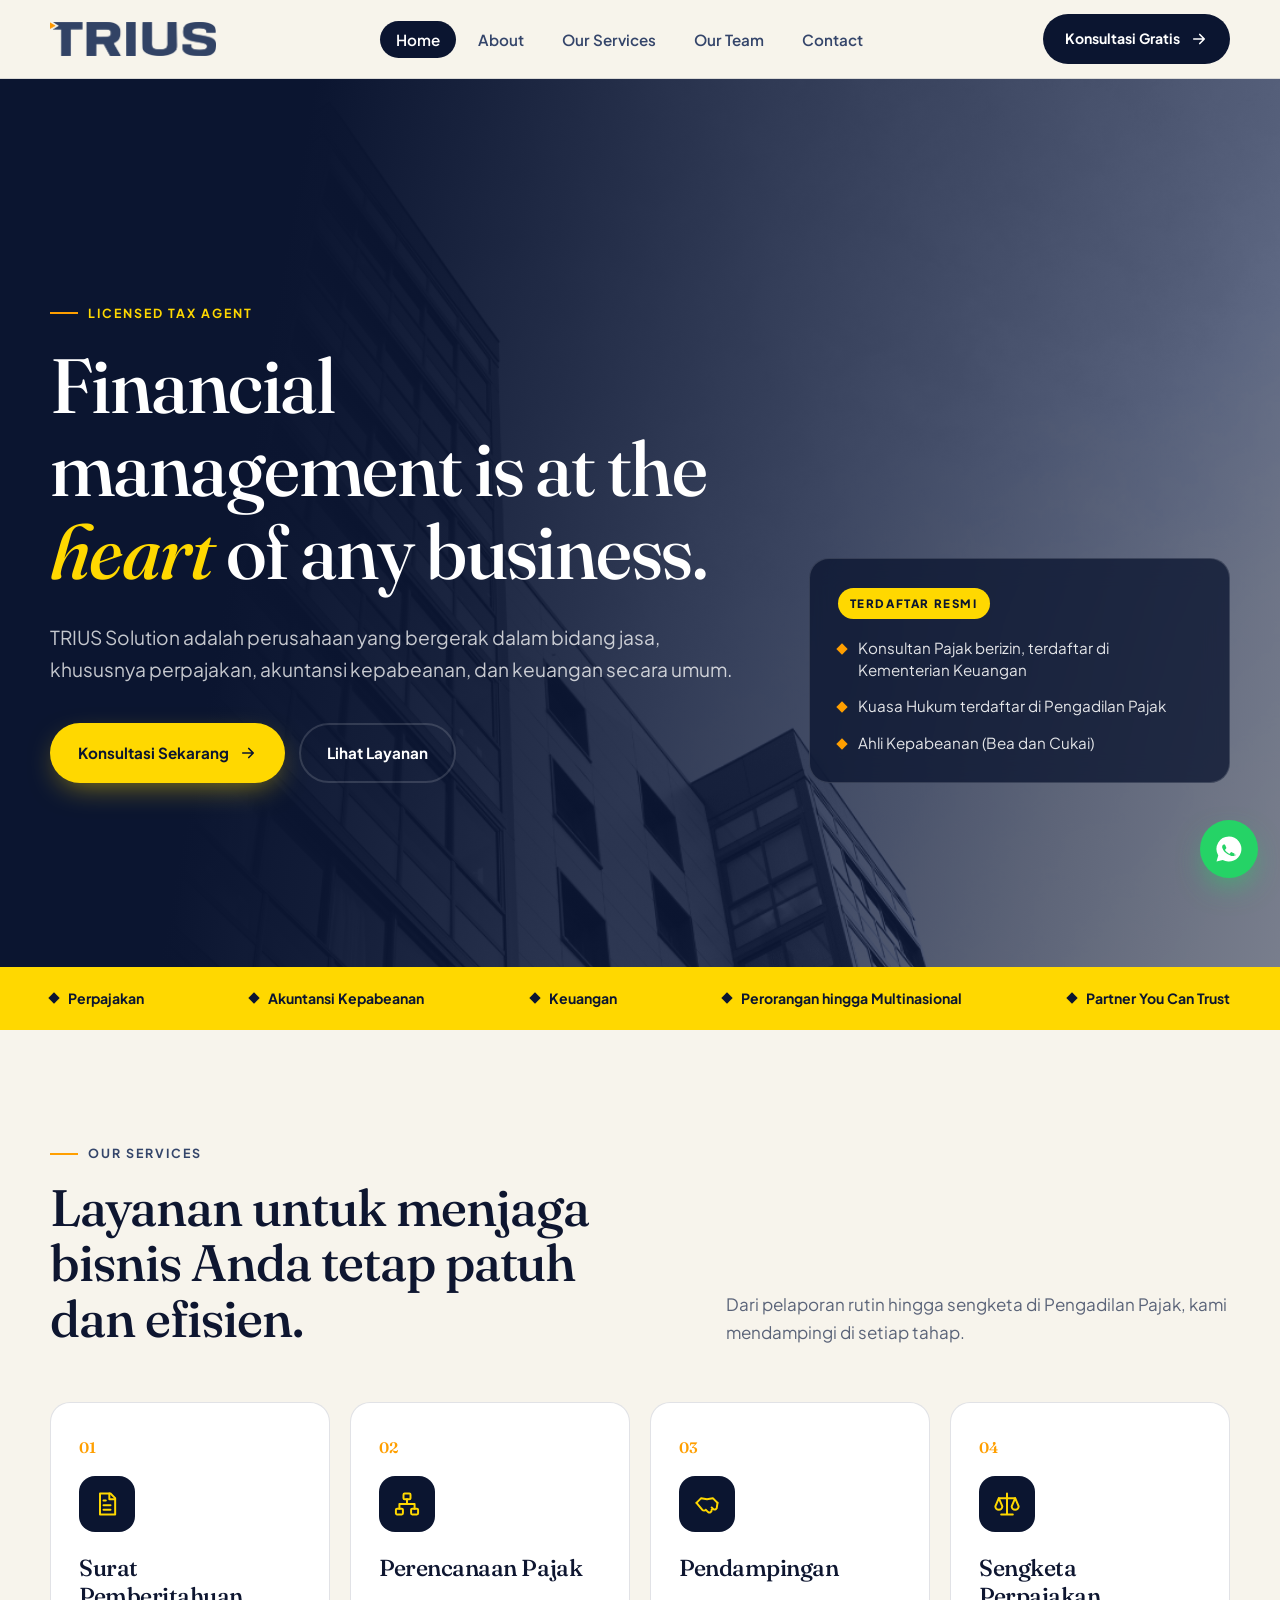
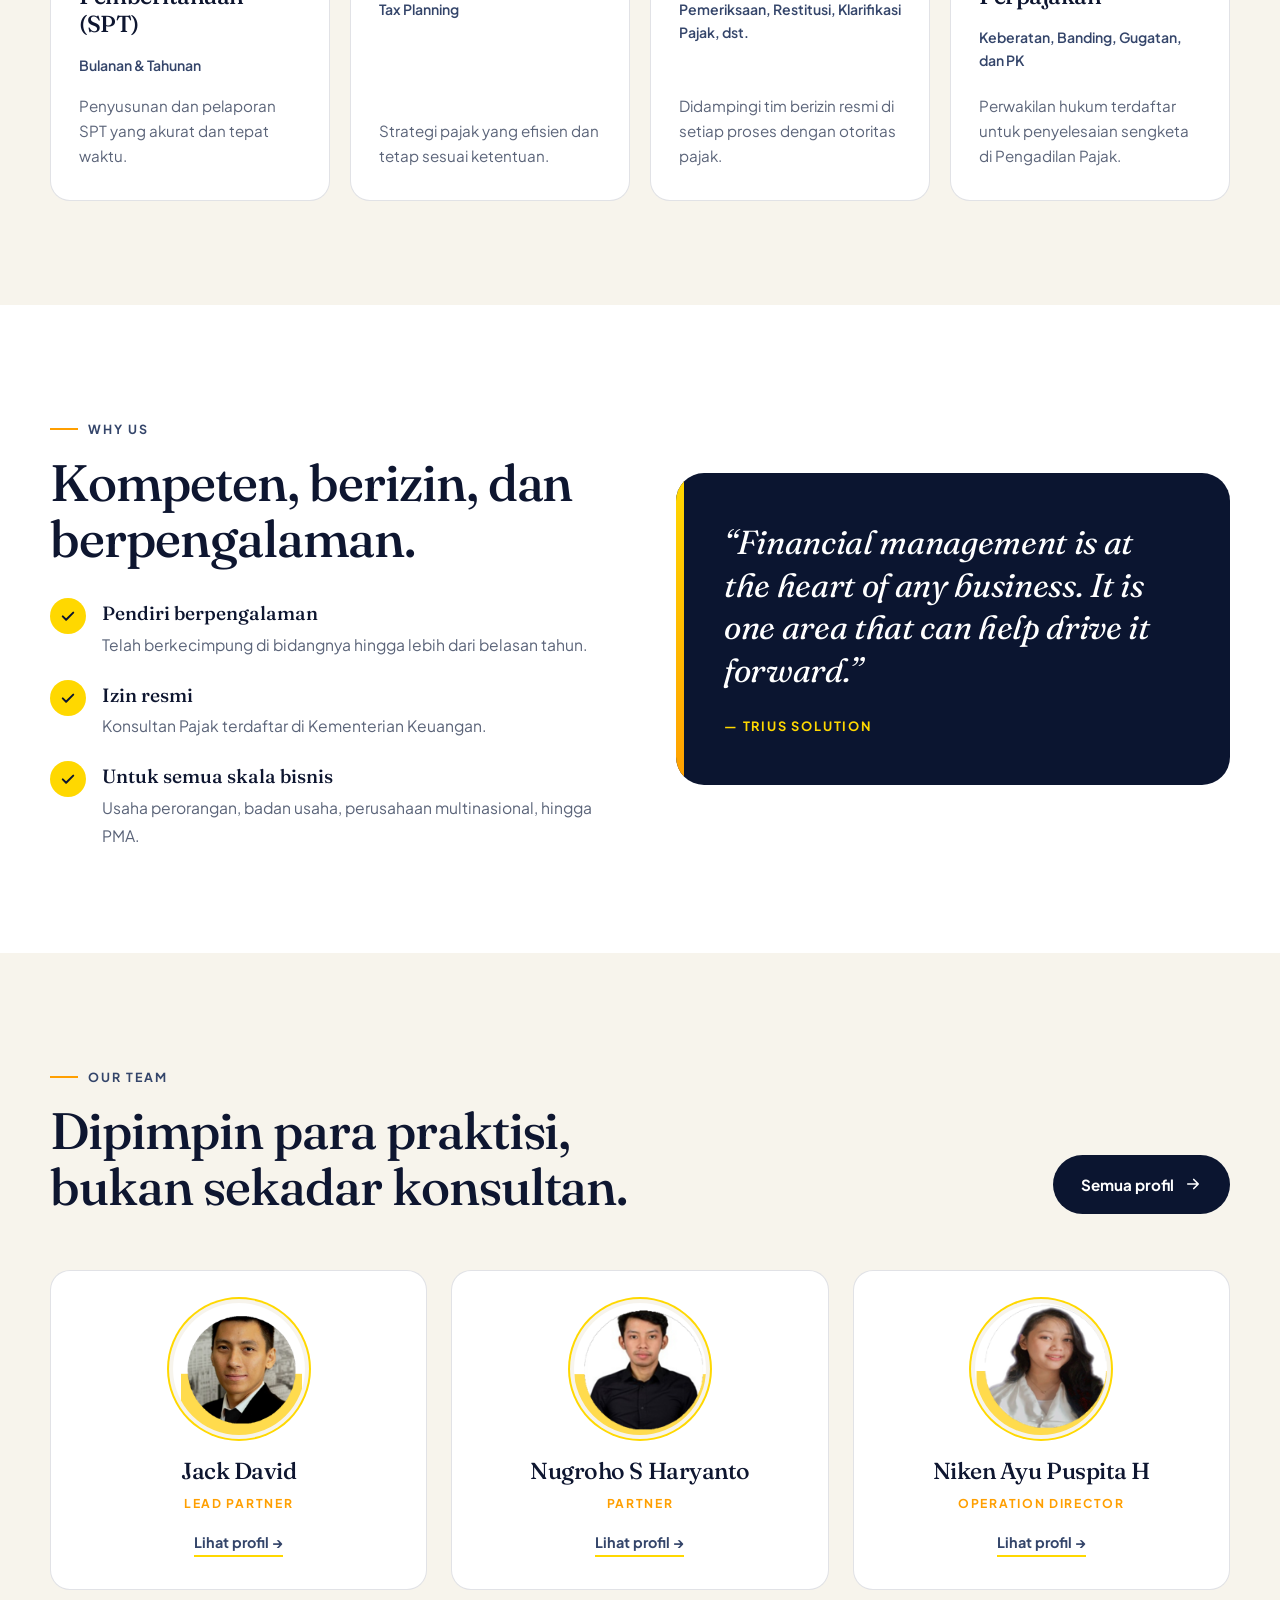
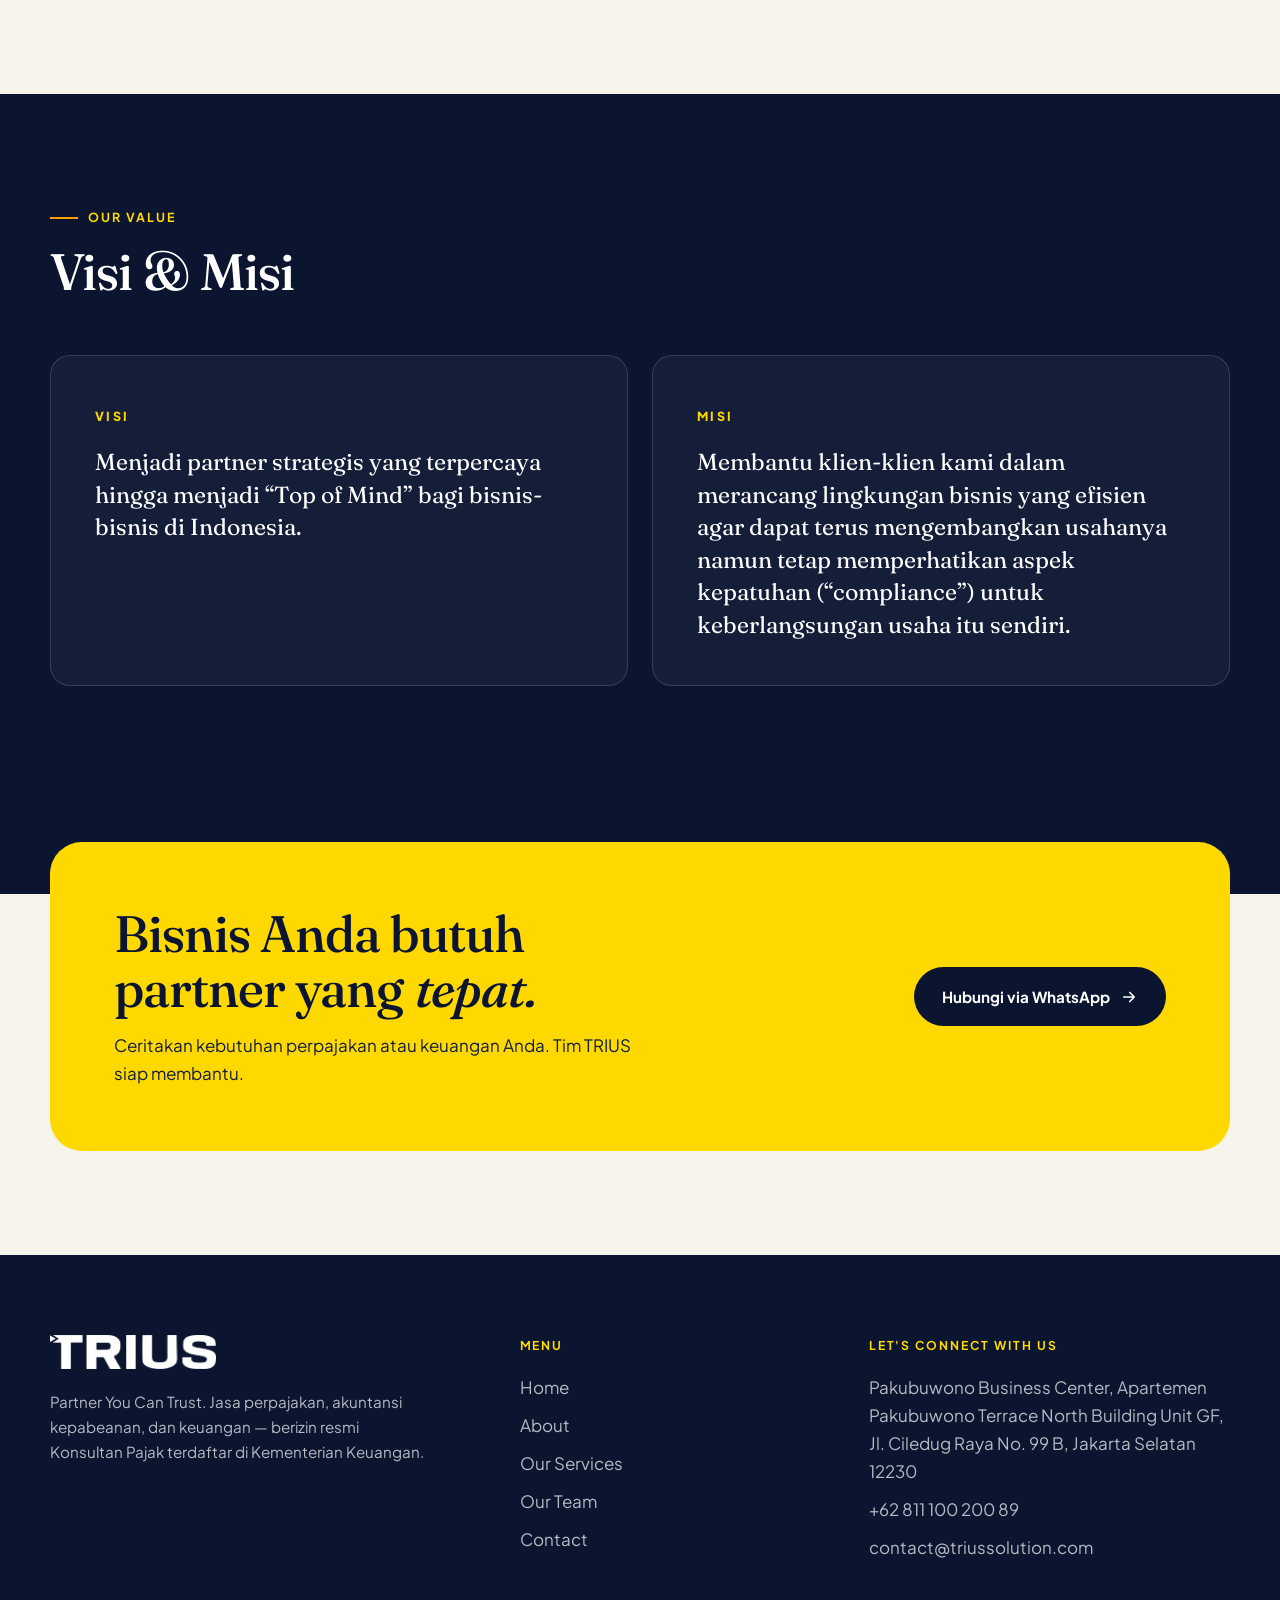
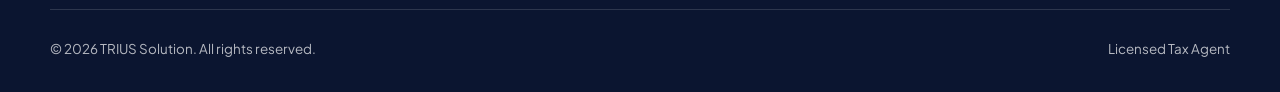
<file: index.html>
<!doctype html>
<html lang="id"><head>
<meta charset="utf-8"><meta name="viewport" content="width=device-width,initial-scale=1">
<title>TRIUS Solution | Partner You Can Trust</title><meta name="description" content="Konsultan pajak berizin resmi: SPT, tax planning, pendampingan pemeriksaan, dan sengketa perpajakan di Jakarta.">
<link rel="icon" href="assets/Logo-Trius.png">
<link rel="preconnect" href="https://fonts.googleapis.com"><link rel="preconnect" href="https://fonts.gstatic.com" crossorigin>
<link href="https://fonts.googleapis.com/css2?family=Fraunces:ital,opsz,wght@0,9..144,400;0,9..144,500;0,9..144,600;1,9..144,400;1,9..144,500&family=Plus+Jakarta+Sans:wght@400;500;600;700;800&display=swap" rel="stylesheet">
<link rel="stylesheet" href="style.css">
</head><body>
<a class="skip" href="#content">Skip to main content</a>
<header class="site-header"><div class="wrap nav">
  <a class="brand" href="index.html" aria-label="TRIUS Solution — Home"><img src="assets/Logo-Trius.png" alt="TRIUS — Partner You Can Trust" width="166" height="34"></a>
  <ul class="nav-links" id="menu"><li><a href="index.html" aria-current="page">Home</a></li><li><a href="about.html">About</a></li><li><a href="services.html">Our Services</a></li><li><a href="team.html">Our Team</a></li><li><a href="contact.html">Contact</a></li></ul>
  <div class="nav-cta"><a class="btn btn-dark" href="https://wa.me/6281110020089" target="_blank" rel="noopener">Konsultasi Gratis <svg viewBox="0 0 24 24" fill="none" stroke="currentColor" stroke-width="2.2" stroke-linecap="round" stroke-linejoin="round"><path d="M5 12h14M13 6l6 6-6 6"/></svg></a>
  <button class="burger" aria-label="Buka menu" aria-expanded="false" aria-controls="menu"><span></span><span></span></button></div>
</div></header>
<main id="content">

<section class="hero on-dark"><div class="wrap hero-grid">
  <div>
    <span class="eyebrow">Licensed Tax Agent</span>
    <h1>Financial management is at the <em>heart</em> of any business.</h1>
    <p class="lead">TRIUS Solution adalah perusahaan yang bergerak dalam bidang jasa, khususnya perpajakan, akuntansi kepabeanan, dan keuangan secara umum.</p>
    <div class="hero-actions"><a class="btn btn-primary" href="https://wa.me/6281110020089" target="_blank" rel="noopener">Konsultasi Sekarang <svg viewBox="0 0 24 24" fill="none" stroke="currentColor" stroke-width="2.2" stroke-linecap="round" stroke-linejoin="round"><path d="M5 12h14M13 6l6 6-6 6"/></svg></a><a class="btn btn-ghost" href="services.html">Lihat Layanan</a></div>
  </div>
  <aside class="badge-card rv" aria-label="Kredensial">
    <span class="tag">TERDAFTAR RESMI</span>
    <ul><li>Konsultan Pajak berizin, terdaftar di Kementerian Keuangan</li><li>Kuasa Hukum terdaftar di Pengadilan Pajak</li><li>Ahli Kepabeanan (Bea dan Cukai)</li></ul>
  </aside>
</div></section>
<div class="strip"><div class="wrap"><ul><li>Perpajakan</li><li>Akuntansi Kepabeanan</li><li>Keuangan</li><li>Perorangan hingga Multinasional</li><li>Partner You Can Trust</li></ul></div></div>

<section id="services"><div class="wrap">
  <div class="sec-head"><div><span class="eyebrow">Our Services</span><h2>Layanan untuk menjaga bisnis Anda tetap patuh dan efisien.</h2></div><p>Dari pelaporan rutin hingga sengketa di Pengadilan Pajak, kami mendampingi di setiap tahap.</p></div>
  <div class="cards"><a class="card rv d0" href="services.html#s1"><span class="num">01</span><div class="ico"><svg viewBox="0 0 24 24" fill="none" stroke="currentColor" stroke-width="1.7" stroke-linecap="round" stroke-linejoin="round"><path d="M6 3h9l4 4v14H6z"/><path d="M14 3v5h5M9 13h6M9 17h6M9 9h2"/></svg></div><h3>Surat Pemberitahuan (SPT)</h3><span class="sub">Bulanan & Tahunan</span><p>Penyusunan dan pelaporan SPT yang akurat dan tepat waktu.</p></a><a class="card rv d1" href="services.html#s2"><span class="num">02</span><div class="ico"><svg viewBox="0 0 24 24" fill="none" stroke="currentColor" stroke-width="1.7" stroke-linecap="round" stroke-linejoin="round"><rect x="9" y="3" width="6" height="5" rx="1"/><rect x="2.5" y="16" width="6" height="5" rx="1"/><rect x="15.5" y="16" width="6" height="5" rx="1"/><path d="M12 8v4M5.5 16v-4h13v4"/></svg></div><h3>Perencanaan Pajak</h3><span class="sub">Tax Planning</span><p>Strategi pajak yang efisien dan tetap sesuai ketentuan.</p></a><a class="card rv d2" href="services.html#s3"><span class="num">03</span><div class="ico"><svg viewBox="0 0 24 24" fill="none" stroke="currentColor" stroke-width="1.7" stroke-linecap="round" stroke-linejoin="round"><path d="M3 11l4-4 5 1 5-1 4 4"/><path d="M3 11l5 6a2 2 0 0 0 3 0M11 17l2 2a2 2 0 0 0 3-2M16 15l1.5 1.5a2 2 0 0 0 3-2L21 11"/></svg></div><h3>Pendampingan</h3><span class="sub">Pemeriksaan, Restitusi, Klarifikasi Pajak, dst.</span><p>Didampingi tim berizin resmi di setiap proses dengan otoritas pajak.</p></a><a class="card rv d3" href="services.html#s4"><span class="num">04</span><div class="ico"><svg viewBox="0 0 24 24" fill="none" stroke="currentColor" stroke-width="1.7" stroke-linecap="round" stroke-linejoin="round"><path d="M12 3v18M7 21h10M5 7h14"/><path d="M5 7l-3 7a3 3 0 0 0 6 0zM19 7l-3 7a3 3 0 0 0 6 0z"/></svg></div><h3>Sengketa Perpajakan</h3><span class="sub">Keberatan, Banding, Gugatan, dan PK</span><p>Perwakilan hukum terdaftar untuk penyelesaian sengketa di Pengadilan Pajak.</p></a></div>
</div></section>

<section style="background:var(--paper)"><div class="wrap split">
  <div class="rv"><span class="eyebrow">Why Us</span><h2 style="margin-top:16px">Kompeten, berizin, dan berpengalaman.</h2>
    <ul class="checks">
      <li><div class="tick"><svg viewBox="0 0 24 24" fill="none" stroke="currentColor" stroke-width="2.6" stroke-linecap="round" stroke-linejoin="round"><path d="M5 12.5l4.5 4.5L19 7.5"/></svg></div><div><strong>Pendiri berpengalaman</strong><span>Telah berkecimpung di bidangnya hingga lebih dari belasan tahun.</span></div></li>
      <li><div class="tick"><svg viewBox="0 0 24 24" fill="none" stroke="currentColor" stroke-width="2.6" stroke-linecap="round" stroke-linejoin="round"><path d="M5 12.5l4.5 4.5L19 7.5"/></svg></div><div><strong>Izin resmi</strong><span>Konsultan Pajak terdaftar di Kementerian Keuangan.</span></div></li>
      <li><div class="tick"><svg viewBox="0 0 24 24" fill="none" stroke="currentColor" stroke-width="2.6" stroke-linecap="round" stroke-linejoin="round"><path d="M5 12.5l4.5 4.5L19 7.5"/></svg></div><div><strong>Untuk semua skala bisnis</strong><span>Usaha perorangan, badan usaha, perusahaan multinasional, hingga PMA.</span></div></li>
    </ul></div>
  <div class="panel rv d1"><blockquote>“Financial management is at the heart of any business. It is one area that can help drive it forward.”</blockquote><cite>— TRIUS Solution</cite></div>
</div></section>

<section><div class="wrap">
  <div class="sec-head"><div><span class="eyebrow">Our Team</span><h2>Dipimpin para praktisi, bukan sekadar konsultan.</h2></div><a class="btn btn-dark" href="team.html">Semua profil <svg viewBox="0 0 24 24" fill="none" stroke="currentColor" stroke-width="2.2" stroke-linecap="round" stroke-linejoin="round"><path d="M5 12h14M13 6l6 6-6 6"/></svg></a></div>
  <div class="team"><a class="member rv d0" href="team.html#jack-david"><img src="assets/Screenshot-2024-07-24-193515.png" alt="Jack David" width="132" height="132"><h3>Jack David</h3><span class="role">Lead Partner</span><span class="cta">Lihat profil →</span></a><a class="member rv d1" href="team.html#nugroho-s"><img src="assets/Screenshot-2024-07-24-193521.png" alt="Nugroho S Haryanto" width="132" height="132"><h3>Nugroho S Haryanto</h3><span class="role">Partner</span><span class="cta">Lihat profil →</span></a><a class="member rv d2" href="team.html#niken"><img src="assets/Screenshot-2024-07-24-193525.png" alt="Niken Ayu Puspita H" width="132" height="132"><h3>Niken Ayu Puspita H</h3><span class="role">Operation Director</span><span class="cta">Lihat profil →</span></a></div>
</div></section>

<section class="dark on-dark"><div class="wrap">
  <div class="sec-head"><div><span class="eyebrow">Our Value</span><h2>Visi &amp; Misi</h2></div></div>
  <div class="vm"><div class="rv"><span class="lbl">VISI</span><p>Menjadi partner strategis yang terpercaya hingga menjadi “Top of Mind” bagi bisnis-bisnis di Indonesia.</p></div>
  <div class="rv d1"><span class="lbl">MISI</span><p>Membantu klien-klien kami dalam merancang lingkungan bisnis yang efisien agar dapat terus mengembangkan usahanya namun tetap memperhatikan aspek kepatuhan (“compliance”) untuk keberlangsungan usaha itu sendiri.</p></div></div>
</div></section>
<div style="height:104px;background:var(--navy-900)"></div>
<div style="margin-top:-52px;position:relative"><div class="cta-pad"><div class="wrap"><div class="cta-band rv">
  <div><h2>Bisnis Anda butuh partner yang <em class="hl">tepat.</em></h2><p>Ceritakan kebutuhan perpajakan atau keuangan Anda. Tim TRIUS siap membantu.</p></div>
  <a class="btn btn-dark" href="https://wa.me/6281110020089" target="_blank" rel="noopener">Hubungi via WhatsApp <svg viewBox="0 0 24 24" fill="none" stroke="currentColor" stroke-width="2.2" stroke-linecap="round" stroke-linejoin="round"><path d="M5 12h14M13 6l6 6-6 6"/></svg></a>
</div></div></div></div>

</main>
<footer class="site-footer"><div class="wrap">
  <div class="foot">
    <div><img src="assets/Logo-Trius.png" alt="TRIUS" width="166" height="34"><p>Partner You Can Trust. Jasa perpajakan, akuntansi kepabeanan, dan keuangan — berizin resmi Konsultan Pajak terdaftar di Kementerian Keuangan.</p></div>
    <div><h4>Menu</h4><ul><li><a href="index.html">Home</a></li><li><a href="about.html">About</a></li><li><a href="services.html">Our Services</a></li><li><a href="team.html">Our Team</a></li><li><a href="contact.html">Contact</a></li></ul></div>
    <div><h4>Let's Connect With Us</h4><ul>
      <li>Pakubuwono Business Center, Apartemen Pakubuwono Terrace North Building Unit GF, Jl. Ciledug Raya No. 99 B, Jakarta Selatan 12230</li>
      <li><a href="https://wa.me/6281110020089">+62 811 100 200 89</a></li>
      <li><a href="mailto:contact@triussolution.com">contact@triussolution.com</a></li></ul></div>
  </div>
  <div class="copy"><span>© 2026 TRIUS Solution. All rights reserved.</span><span>Licensed Tax Agent</span></div>
</div></footer>
<a class="wa" href="https://wa.me/6281110020089" target="_blank" rel="noopener" aria-label="Chat WhatsApp"><svg viewBox="0 0 24 24"><path d="M12 2a10 10 0 0 0-8.6 15.1L2 22l5-1.3A10 10 0 1 0 12 2zm5.8 14.2c-.2.7-1.4 1.3-2 1.4-.5.1-1.2.1-1.9-.1a14 14 0 0 1-5.3-3.2 8.8 8.8 0 0 1-2-3.4c-.2-.7 0-1.4.3-1.9.3-.4.6-.6.9-.6h.6c.2 0 .4 0 .6.5l.8 1.9c.1.2.1.4 0 .6l-.4.6-.4.4c-.1.2-.3.3-.1.6a7 7 0 0 0 3.2 2.7c.3.1.5.1.6-.1l.8-1c.2-.2.4-.2.6-.1l1.8.9c.3.1.4.2.5.3.1.2.1.8-.1 1.4z"/></svg></a>
<script src="main.js"></script>
</body></html>
</file>
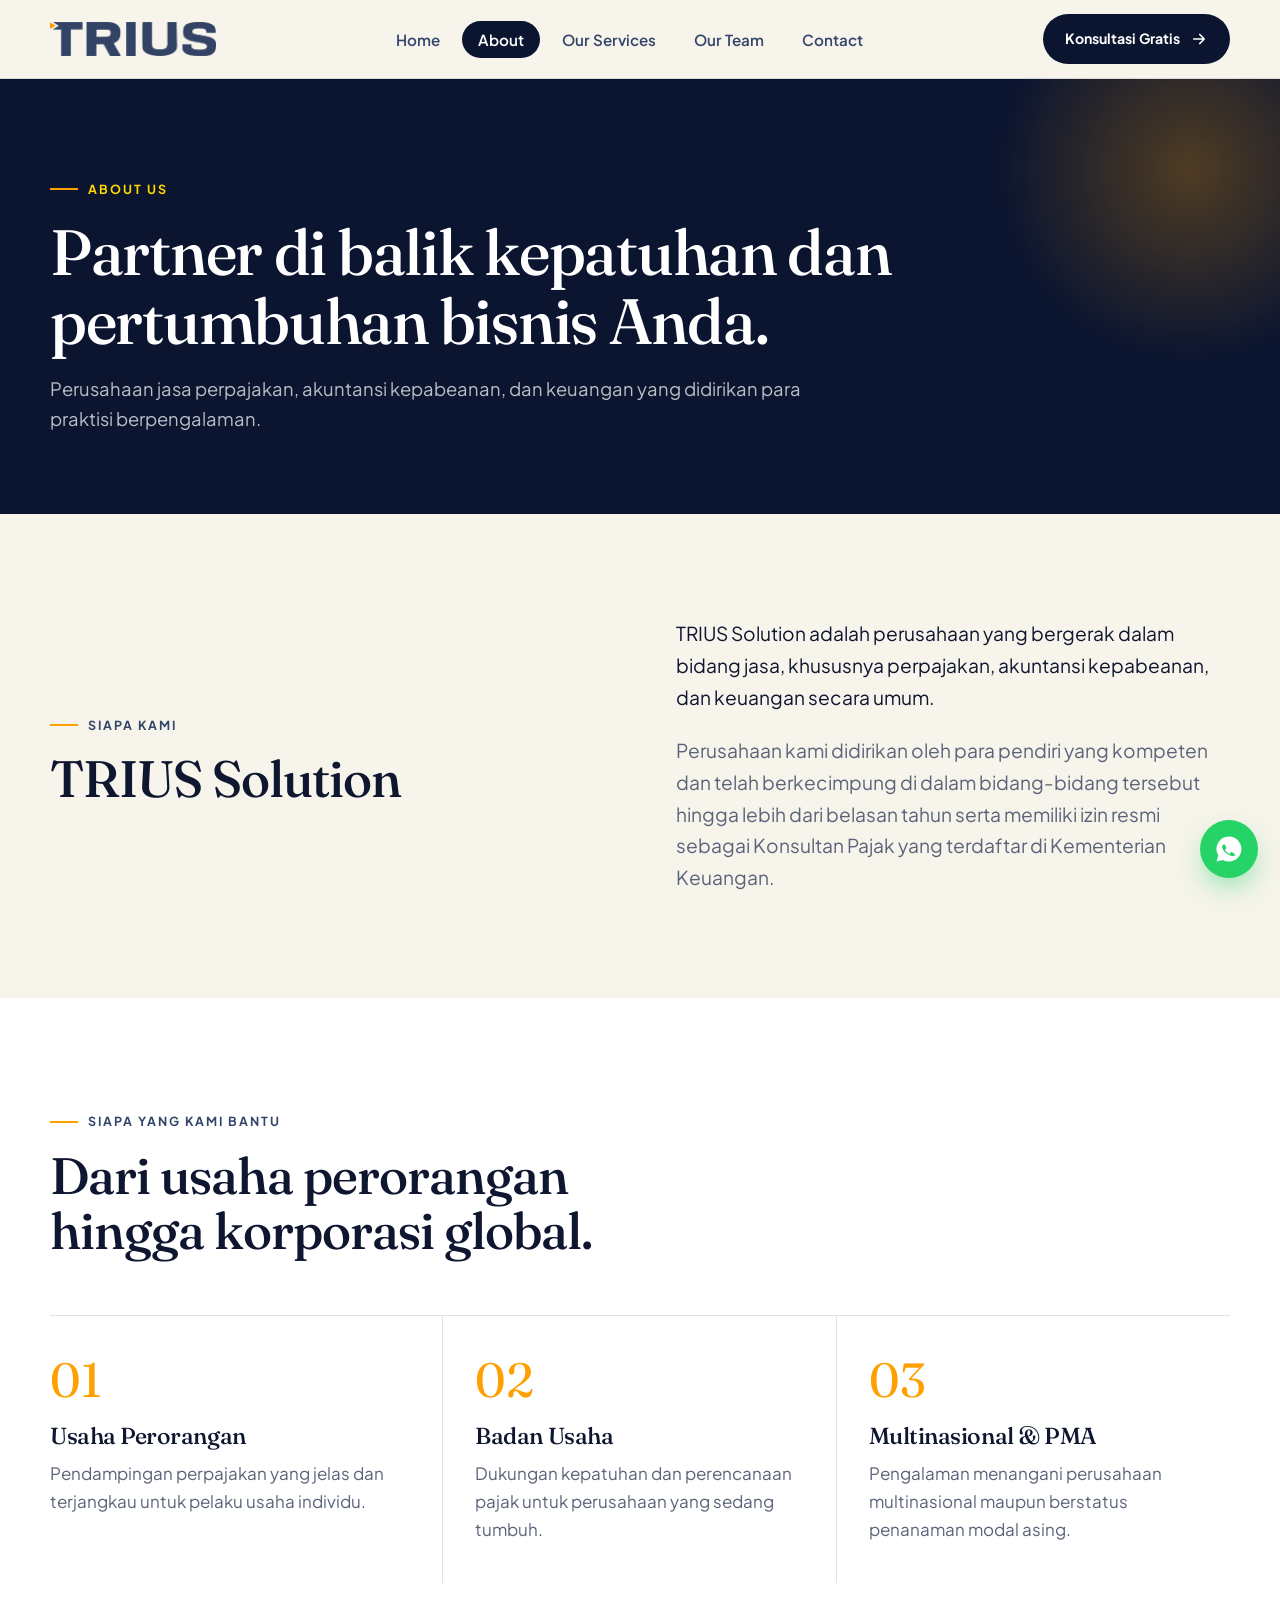
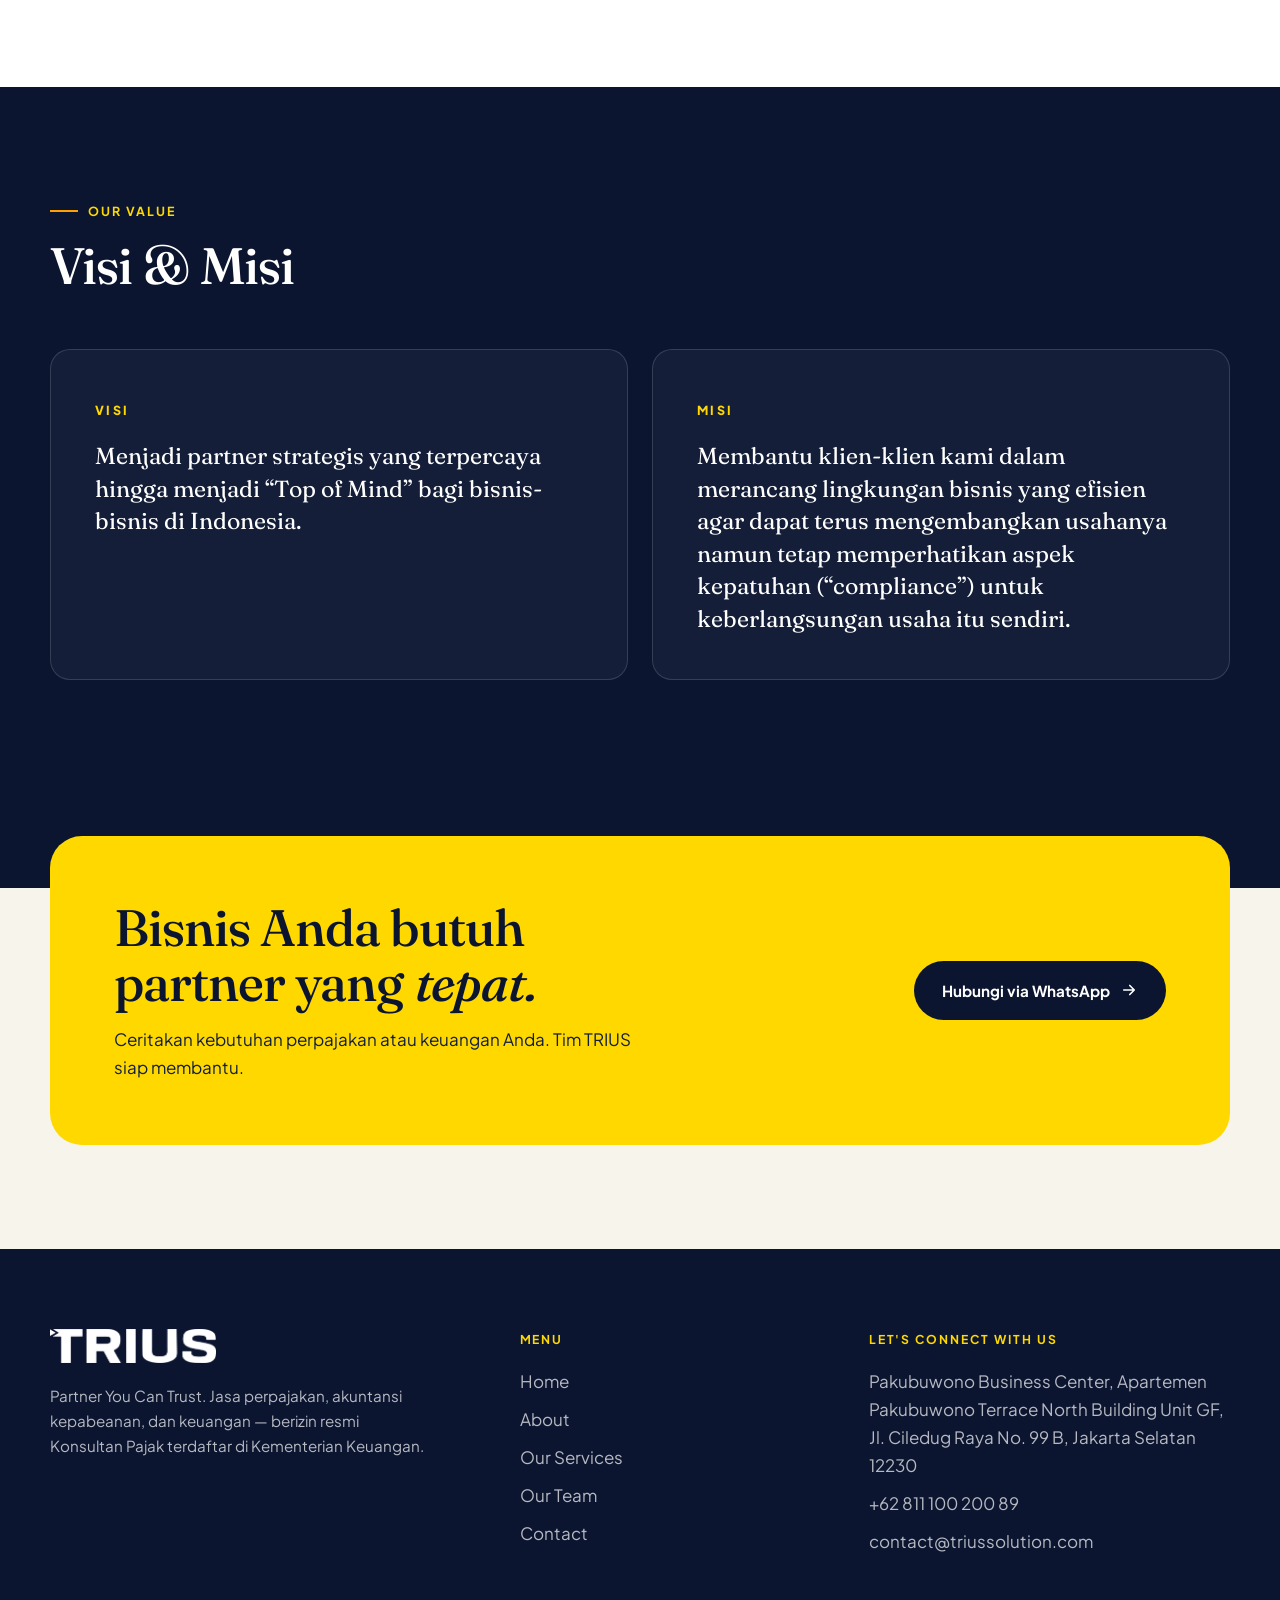
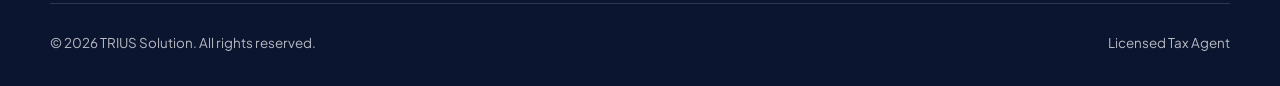
<file: about.html>
<!doctype html>
<html lang="id"><head>
<meta charset="utf-8"><meta name="viewport" content="width=device-width,initial-scale=1">
<title>About Us | TRIUS Solution</title><meta name="description" content="Tentang TRIUS Solution: konsultan pajak berizin resmi dengan pendiri berpengalaman lebih dari belasan tahun.">
<link rel="icon" href="assets/Logo-Trius.png">
<link rel="preconnect" href="https://fonts.googleapis.com"><link rel="preconnect" href="https://fonts.gstatic.com" crossorigin>
<link href="https://fonts.googleapis.com/css2?family=Fraunces:ital,opsz,wght@0,9..144,400;0,9..144,500;0,9..144,600;1,9..144,400;1,9..144,500&family=Plus+Jakarta+Sans:wght@400;500;600;700;800&display=swap" rel="stylesheet">
<link rel="stylesheet" href="style.css">
</head><body>
<a class="skip" href="#content">Skip to main content</a>
<header class="site-header"><div class="wrap nav">
  <a class="brand" href="index.html" aria-label="TRIUS Solution — Home"><img src="assets/Logo-Trius.png" alt="TRIUS — Partner You Can Trust" width="166" height="34"></a>
  <ul class="nav-links" id="menu"><li><a href="index.html">Home</a></li><li><a href="about.html" aria-current="page">About</a></li><li><a href="services.html">Our Services</a></li><li><a href="team.html">Our Team</a></li><li><a href="contact.html">Contact</a></li></ul>
  <div class="nav-cta"><a class="btn btn-dark" href="https://wa.me/6281110020089" target="_blank" rel="noopener">Konsultasi Gratis <svg viewBox="0 0 24 24" fill="none" stroke="currentColor" stroke-width="2.2" stroke-linecap="round" stroke-linejoin="round"><path d="M5 12h14M13 6l6 6-6 6"/></svg></a>
  <button class="burger" aria-label="Buka menu" aria-expanded="false" aria-controls="menu"><span></span><span></span></button></div>
</div></header>
<main id="content">
<section class="page-head on-dark" style="padding-bottom:80px"><div class="wrap"><span class="eyebrow">About Us</span><h1>Partner di balik kepatuhan dan pertumbuhan bisnis Anda.</h1><p>Perusahaan jasa perpajakan, akuntansi kepabeanan, dan keuangan yang didirikan para praktisi berpengalaman.</p></div></section>
<section><div class="wrap split">
  <div class="rv"><span class="eyebrow">Siapa Kami</span><h2 style="margin-top:16px">TRIUS Solution</h2></div>
  <div class="rv d1"><p class="lead" style="color:var(--ink);margin-bottom:22px">TRIUS Solution adalah perusahaan yang bergerak dalam bidang jasa, khususnya perpajakan, akuntansi kepabeanan, dan keuangan secara umum.</p>
  <p class="lead">Perusahaan kami didirikan oleh para pendiri yang kompeten dan telah berkecimpung di dalam bidang-bidang tersebut hingga lebih dari belasan tahun serta memiliki izin resmi sebagai Konsultan Pajak yang terdaftar di Kementerian Keuangan.</p></div>
</div></section>
<section style="background:var(--paper)"><div class="wrap">
  <div class="sec-head"><div><span class="eyebrow">Siapa yang Kami Bantu</span><h2>Dari usaha perorangan hingga korporasi global.</h2></div></div>
  <div class="aud">
    <div class="rv"><span class="k">01</span><h3>Usaha Perorangan</h3><p>Pendampingan perpajakan yang jelas dan terjangkau untuk pelaku usaha individu.</p></div>
    <div class="rv d1"><span class="k">02</span><h3>Badan Usaha</h3><p>Dukungan kepatuhan dan perencanaan pajak untuk perusahaan yang sedang tumbuh.</p></div>
    <div class="rv d2"><span class="k">03</span><h3>Multinasional &amp; PMA</h3><p>Pengalaman menangani perusahaan multinasional maupun berstatus penanaman modal asing.</p></div>
  </div></div></section>
<section class="dark on-dark"><div class="wrap">
  <div class="sec-head"><div><span class="eyebrow">Our Value</span><h2>Visi &amp; Misi</h2></div></div>
  <div class="vm"><div class="rv"><span class="lbl">VISI</span><p>Menjadi partner strategis yang terpercaya hingga menjadi “Top of Mind” bagi bisnis-bisnis di Indonesia.</p></div>
  <div class="rv d1"><span class="lbl">MISI</span><p>Membantu klien-klien kami dalam merancang lingkungan bisnis yang efisien agar dapat terus mengembangkan usahanya namun tetap memperhatikan aspek kepatuhan (“compliance”) untuk keberlangsungan usaha itu sendiri.</p></div></div>
</div></section>
<div style="height:104px;background:var(--navy-900)"></div>
<div style="margin-top:-52px;position:relative"><div class="cta-pad"><div class="wrap"><div class="cta-band rv">
  <div><h2>Bisnis Anda butuh partner yang <em class="hl">tepat.</em></h2><p>Ceritakan kebutuhan perpajakan atau keuangan Anda. Tim TRIUS siap membantu.</p></div>
  <a class="btn btn-dark" href="https://wa.me/6281110020089" target="_blank" rel="noopener">Hubungi via WhatsApp <svg viewBox="0 0 24 24" fill="none" stroke="currentColor" stroke-width="2.2" stroke-linecap="round" stroke-linejoin="round"><path d="M5 12h14M13 6l6 6-6 6"/></svg></a>
</div></div></div></div>
</main>
<footer class="site-footer"><div class="wrap">
  <div class="foot">
    <div><img src="assets/Logo-Trius.png" alt="TRIUS" width="166" height="34"><p>Partner You Can Trust. Jasa perpajakan, akuntansi kepabeanan, dan keuangan — berizin resmi Konsultan Pajak terdaftar di Kementerian Keuangan.</p></div>
    <div><h4>Menu</h4><ul><li><a href="index.html">Home</a></li><li><a href="about.html">About</a></li><li><a href="services.html">Our Services</a></li><li><a href="team.html">Our Team</a></li><li><a href="contact.html">Contact</a></li></ul></div>
    <div><h4>Let's Connect With Us</h4><ul>
      <li>Pakubuwono Business Center, Apartemen Pakubuwono Terrace North Building Unit GF, Jl. Ciledug Raya No. 99 B, Jakarta Selatan 12230</li>
      <li><a href="https://wa.me/6281110020089">+62 811 100 200 89</a></li>
      <li><a href="mailto:contact@triussolution.com">contact@triussolution.com</a></li></ul></div>
  </div>
  <div class="copy"><span>© 2026 TRIUS Solution. All rights reserved.</span><span>Licensed Tax Agent</span></div>
</div></footer>
<a class="wa" href="https://wa.me/6281110020089" target="_blank" rel="noopener" aria-label="Chat WhatsApp"><svg viewBox="0 0 24 24"><path d="M12 2a10 10 0 0 0-8.6 15.1L2 22l5-1.3A10 10 0 1 0 12 2zm5.8 14.2c-.2.7-1.4 1.3-2 1.4-.5.1-1.2.1-1.9-.1a14 14 0 0 1-5.3-3.2 8.8 8.8 0 0 1-2-3.4c-.2-.7 0-1.4.3-1.9.3-.4.6-.6.9-.6h.6c.2 0 .4 0 .6.5l.8 1.9c.1.2.1.4 0 .6l-.4.6-.4.4c-.1.2-.3.3-.1.6a7 7 0 0 0 3.2 2.7c.3.1.5.1.6-.1l.8-1c.2-.2.4-.2.6-.1l1.8.9c.3.1.4.2.5.3.1.2.1.8-.1 1.4z"/></svg></a>
<script src="main.js"></script>
</body></html>
</file>
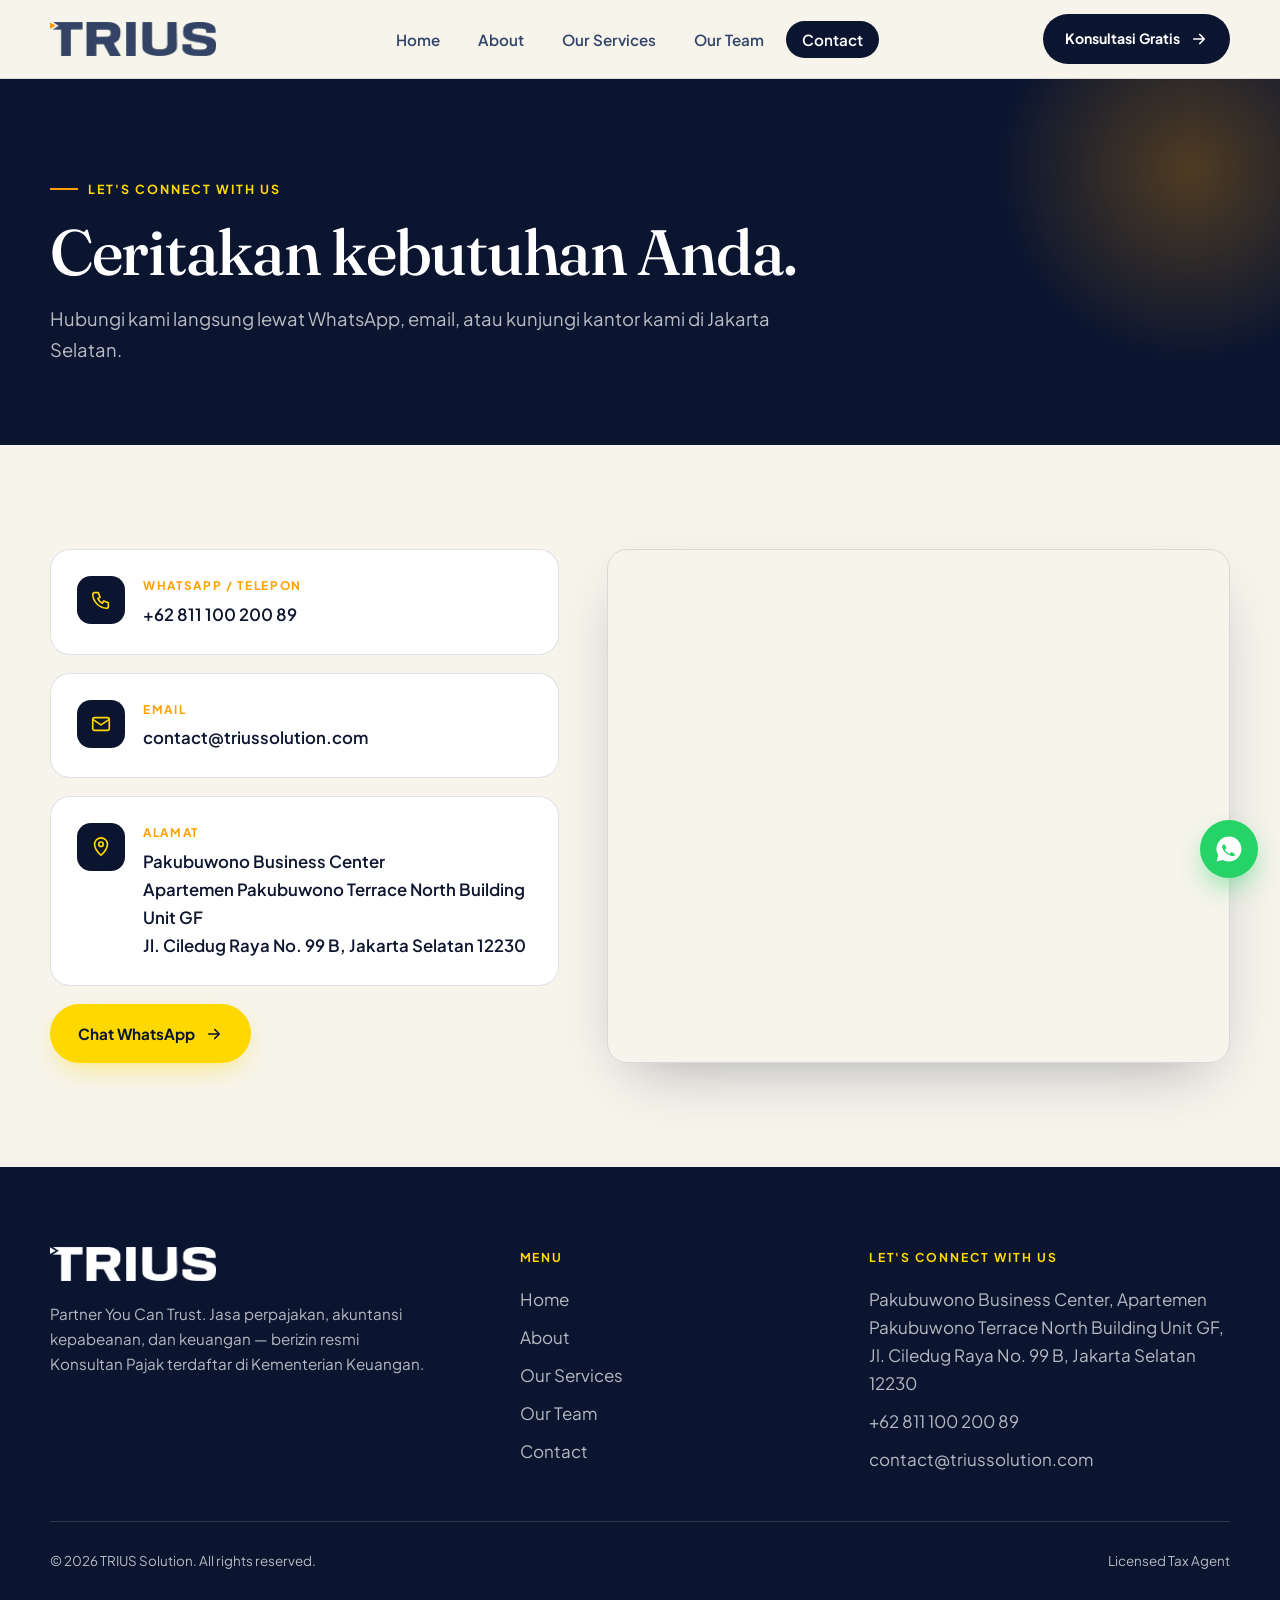
<file: contact.html>
<!doctype html>
<html lang="id"><head>
<meta charset="utf-8"><meta name="viewport" content="width=device-width,initial-scale=1">
<title>Contact | TRIUS Solution</title><meta name="description" content="Hubungi TRIUS Solution via WhatsApp +62 811 100 200 89 atau contact@triussolution.com.">
<link rel="icon" href="assets/Logo-Trius.png">
<link rel="preconnect" href="https://fonts.googleapis.com"><link rel="preconnect" href="https://fonts.gstatic.com" crossorigin>
<link href="https://fonts.googleapis.com/css2?family=Fraunces:ital,opsz,wght@0,9..144,400;0,9..144,500;0,9..144,600;1,9..144,400;1,9..144,500&family=Plus+Jakarta+Sans:wght@400;500;600;700;800&display=swap" rel="stylesheet">
<link rel="stylesheet" href="style.css">
</head><body>
<a class="skip" href="#content">Skip to main content</a>
<header class="site-header"><div class="wrap nav">
  <a class="brand" href="index.html" aria-label="TRIUS Solution — Home"><img src="assets/Logo-Trius.png" alt="TRIUS — Partner You Can Trust" width="166" height="34"></a>
  <ul class="nav-links" id="menu"><li><a href="index.html">Home</a></li><li><a href="about.html">About</a></li><li><a href="services.html">Our Services</a></li><li><a href="team.html">Our Team</a></li><li><a href="contact.html" aria-current="page">Contact</a></li></ul>
  <div class="nav-cta"><a class="btn btn-dark" href="https://wa.me/6281110020089" target="_blank" rel="noopener">Konsultasi Gratis <svg viewBox="0 0 24 24" fill="none" stroke="currentColor" stroke-width="2.2" stroke-linecap="round" stroke-linejoin="round"><path d="M5 12h14M13 6l6 6-6 6"/></svg></a>
  <button class="burger" aria-label="Buka menu" aria-expanded="false" aria-controls="menu"><span></span><span></span></button></div>
</div></header>
<main id="content">
<section class="page-head on-dark" style="padding-bottom:80px"><div class="wrap"><span class="eyebrow">Let's Connect With Us</span><h1>Ceritakan kebutuhan Anda.</h1><p>Hubungi kami langsung lewat WhatsApp, email, atau kunjungi kantor kami di Jakarta Selatan.</p></div></section>
<section><div class="wrap contact-grid">
  <div class="info-list">
    <a class="info rv" href="https://wa.me/6281110020089" target="_blank" rel="noopener"><div class="ico"><svg viewBox="0 0 24 24" fill="none" stroke="currentColor" stroke-width="1.8" stroke-linecap="round" stroke-linejoin="round"><path d="M5 4h4l2 5-2.5 1.5a11 11 0 0 0 5 5L15 13l5 2v4a2 2 0 0 1-2 2A16 16 0 0 1 3 6a2 2 0 0 1 2-2z"/></svg></div><div><small>WhatsApp / Telepon</small><b>+62 811 100 200 89</b></div></a>
    <a class="info rv d1" href="mailto:contact@triussolution.com"><div class="ico"><svg viewBox="0 0 24 24" fill="none" stroke="currentColor" stroke-width="1.8" stroke-linecap="round" stroke-linejoin="round"><rect x="3" y="5" width="18" height="14" rx="2"/><path d="M3 7l9 6 9-6"/></svg></div><div><small>Email</small><b>contact@triussolution.com</b></div></a>
    <div class="info rv d2"><div class="ico"><svg viewBox="0 0 24 24" fill="none" stroke="currentColor" stroke-width="1.8" stroke-linecap="round" stroke-linejoin="round"><path d="M12 21s7-6.2 7-12a7 7 0 0 0-14 0c0 5.8 7 12 7 12z"/><circle cx="12" cy="9" r="2.5"/></svg></div><div><small>Alamat</small><b>Pakubuwono Business Center<br>Apartemen Pakubuwono Terrace North Building Unit GF<br>Jl. Ciledug Raya No. 99 B, Jakarta Selatan 12230</b></div></div>
    <a class="btn btn-primary" style="justify-self:start" href="https://wa.me/6281110020089" target="_blank" rel="noopener">Chat WhatsApp <svg viewBox="0 0 24 24" fill="none" stroke="currentColor" stroke-width="2.2" stroke-linecap="round" stroke-linejoin="round"><path d="M5 12h14M13 6l6 6-6 6"/></svg></a>
  </div>
  <div class="map rv d1"><iframe title="Peta lokasi TRIUS Solution" loading="lazy" src="https://maps.google.com/maps?q=Pakubuwono%20Terrace%20-%20North%20Tower&t=m&z=14&output=embed&iwloc=near"></iframe></div>
</div></section>
</main>
<footer class="site-footer"><div class="wrap">
  <div class="foot">
    <div><img src="assets/Logo-Trius.png" alt="TRIUS" width="166" height="34"><p>Partner You Can Trust. Jasa perpajakan, akuntansi kepabeanan, dan keuangan — berizin resmi Konsultan Pajak terdaftar di Kementerian Keuangan.</p></div>
    <div><h4>Menu</h4><ul><li><a href="index.html">Home</a></li><li><a href="about.html">About</a></li><li><a href="services.html">Our Services</a></li><li><a href="team.html">Our Team</a></li><li><a href="contact.html">Contact</a></li></ul></div>
    <div><h4>Let's Connect With Us</h4><ul>
      <li>Pakubuwono Business Center, Apartemen Pakubuwono Terrace North Building Unit GF, Jl. Ciledug Raya No. 99 B, Jakarta Selatan 12230</li>
      <li><a href="https://wa.me/6281110020089">+62 811 100 200 89</a></li>
      <li><a href="mailto:contact@triussolution.com">contact@triussolution.com</a></li></ul></div>
  </div>
  <div class="copy"><span>© 2026 TRIUS Solution. All rights reserved.</span><span>Licensed Tax Agent</span></div>
</div></footer>
<a class="wa" href="https://wa.me/6281110020089" target="_blank" rel="noopener" aria-label="Chat WhatsApp"><svg viewBox="0 0 24 24"><path d="M12 2a10 10 0 0 0-8.6 15.1L2 22l5-1.3A10 10 0 1 0 12 2zm5.8 14.2c-.2.7-1.4 1.3-2 1.4-.5.1-1.2.1-1.9-.1a14 14 0 0 1-5.3-3.2 8.8 8.8 0 0 1-2-3.4c-.2-.7 0-1.4.3-1.9.3-.4.6-.6.9-.6h.6c.2 0 .4 0 .6.5l.8 1.9c.1.2.1.4 0 .6l-.4.6-.4.4c-.1.2-.3.3-.1.6a7 7 0 0 0 3.2 2.7c.3.1.5.1.6-.1l.8-1c.2-.2.4-.2.6-.1l1.8.9c.3.1.4.2.5.3.1.2.1.8-.1 1.4z"/></svg></a>
<script src="main.js"></script>
</body></html>
</file>
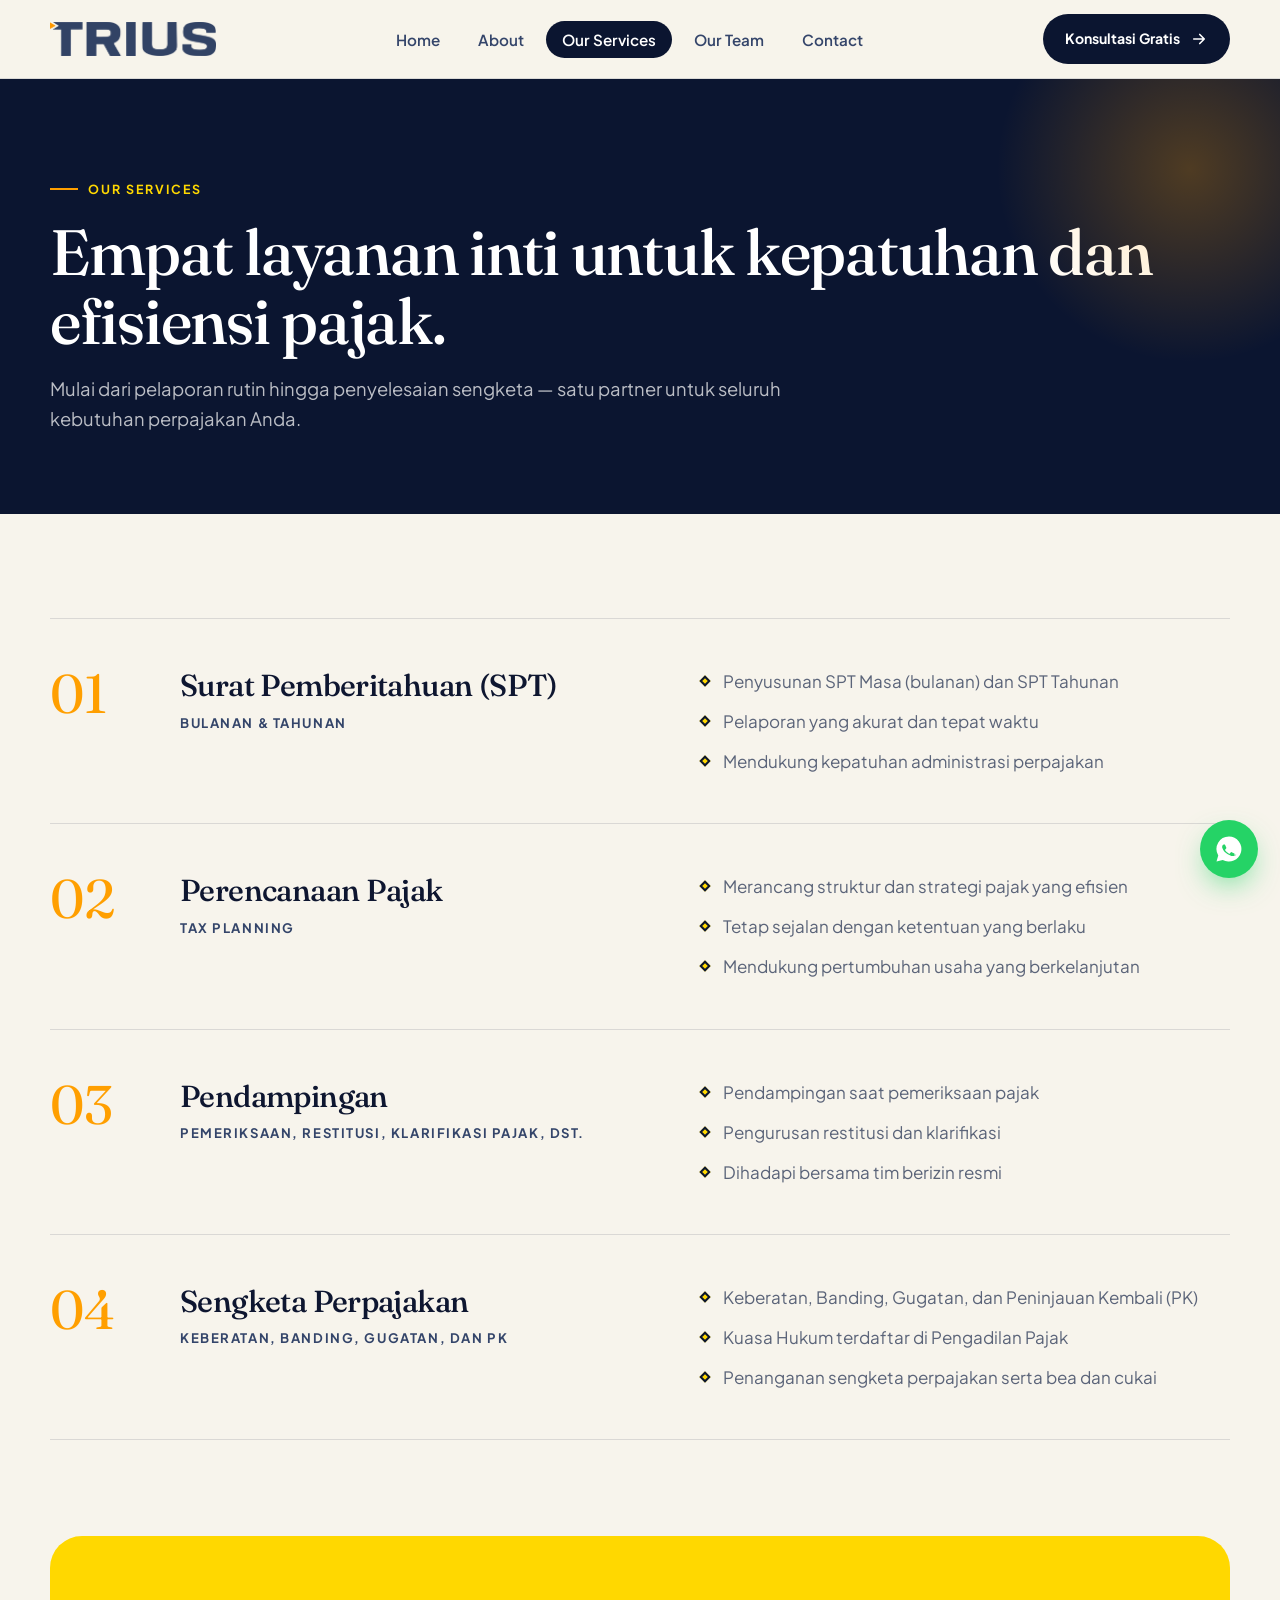
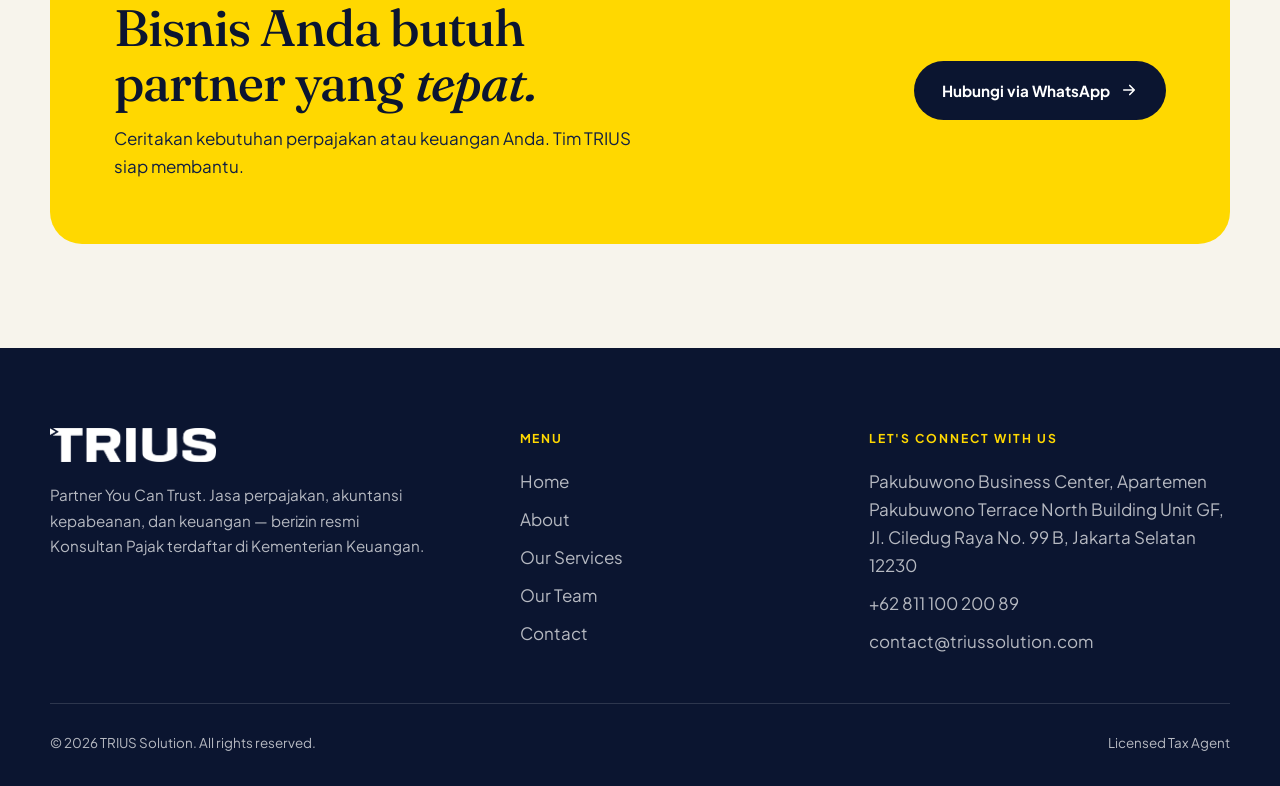
<file: services.html>
<!doctype html>
<html lang="id"><head>
<meta charset="utf-8"><meta name="viewport" content="width=device-width,initial-scale=1">
<title>Our Services | TRIUS Solution</title><meta name="description" content="SPT bulanan & tahunan, perencanaan pajak, pendampingan pemeriksaan & restitusi, serta sengketa perpajakan.">
<link rel="icon" href="assets/Logo-Trius.png">
<link rel="preconnect" href="https://fonts.googleapis.com"><link rel="preconnect" href="https://fonts.gstatic.com" crossorigin>
<link href="https://fonts.googleapis.com/css2?family=Fraunces:ital,opsz,wght@0,9..144,400;0,9..144,500;0,9..144,600;1,9..144,400;1,9..144,500&family=Plus+Jakarta+Sans:wght@400;500;600;700;800&display=swap" rel="stylesheet">
<link rel="stylesheet" href="style.css">
</head><body>
<a class="skip" href="#content">Skip to main content</a>
<header class="site-header"><div class="wrap nav">
  <a class="brand" href="index.html" aria-label="TRIUS Solution — Home"><img src="assets/Logo-Trius.png" alt="TRIUS — Partner You Can Trust" width="166" height="34"></a>
  <ul class="nav-links" id="menu"><li><a href="index.html">Home</a></li><li><a href="about.html">About</a></li><li><a href="services.html" aria-current="page">Our Services</a></li><li><a href="team.html">Our Team</a></li><li><a href="contact.html">Contact</a></li></ul>
  <div class="nav-cta"><a class="btn btn-dark" href="https://wa.me/6281110020089" target="_blank" rel="noopener">Konsultasi Gratis <svg viewBox="0 0 24 24" fill="none" stroke="currentColor" stroke-width="2.2" stroke-linecap="round" stroke-linejoin="round"><path d="M5 12h14M13 6l6 6-6 6"/></svg></a>
  <button class="burger" aria-label="Buka menu" aria-expanded="false" aria-controls="menu"><span></span><span></span></button></div>
</div></header>
<main id="content">
<section class="page-head on-dark" style="padding-bottom:80px"><div class="wrap"><span class="eyebrow">Our Services</span><h1>Empat layanan inti untuk kepatuhan dan efisiensi pajak.</h1><p>Mulai dari pelaporan rutin hingga penyelesaian sengketa — satu partner untuk seluruh kebutuhan perpajakan Anda.</p></div></section><section><div class="wrap"><div class="svc rv" id="s1"><div class="n">01</div><div><h3>Surat Pemberitahuan (SPT)</h3><span class="en">Bulanan & Tahunan</span></div><ul><li>Penyusunan SPT Masa (bulanan) dan SPT Tahunan</li><li>Pelaporan yang akurat dan tepat waktu</li><li>Mendukung kepatuhan administrasi perpajakan</li></ul></div><div class="svc rv" id="s2"><div class="n">02</div><div><h3>Perencanaan Pajak</h3><span class="en">Tax Planning</span></div><ul><li>Merancang struktur dan strategi pajak yang efisien</li><li>Tetap sejalan dengan ketentuan yang berlaku</li><li>Mendukung pertumbuhan usaha yang berkelanjutan</li></ul></div><div class="svc rv" id="s3"><div class="n">03</div><div><h3>Pendampingan</h3><span class="en">Pemeriksaan, Restitusi, Klarifikasi Pajak, dst.</span></div><ul><li>Pendampingan saat pemeriksaan pajak</li><li>Pengurusan restitusi dan klarifikasi</li><li>Dihadapi bersama tim berizin resmi</li></ul></div><div class="svc rv" id="s4"><div class="n">04</div><div><h3>Sengketa Perpajakan</h3><span class="en">Keberatan, Banding, Gugatan, dan PK</span></div><ul><li>Keberatan, Banding, Gugatan, dan Peninjauan Kembali (PK)</li><li>Kuasa Hukum terdaftar di Pengadilan Pajak</li><li>Penanganan sengketa perpajakan serta bea dan cukai</li></ul></div></div></section><div style="margin-top:-8px"><div class="cta-pad"><div class="wrap"><div class="cta-band rv">
  <div><h2>Bisnis Anda butuh partner yang <em class="hl">tepat.</em></h2><p>Ceritakan kebutuhan perpajakan atau keuangan Anda. Tim TRIUS siap membantu.</p></div>
  <a class="btn btn-dark" href="https://wa.me/6281110020089" target="_blank" rel="noopener">Hubungi via WhatsApp <svg viewBox="0 0 24 24" fill="none" stroke="currentColor" stroke-width="2.2" stroke-linecap="round" stroke-linejoin="round"><path d="M5 12h14M13 6l6 6-6 6"/></svg></a>
</div></div></div></div>
</main>
<footer class="site-footer"><div class="wrap">
  <div class="foot">
    <div><img src="assets/Logo-Trius.png" alt="TRIUS" width="166" height="34"><p>Partner You Can Trust. Jasa perpajakan, akuntansi kepabeanan, dan keuangan — berizin resmi Konsultan Pajak terdaftar di Kementerian Keuangan.</p></div>
    <div><h4>Menu</h4><ul><li><a href="index.html">Home</a></li><li><a href="about.html">About</a></li><li><a href="services.html">Our Services</a></li><li><a href="team.html">Our Team</a></li><li><a href="contact.html">Contact</a></li></ul></div>
    <div><h4>Let's Connect With Us</h4><ul>
      <li>Pakubuwono Business Center, Apartemen Pakubuwono Terrace North Building Unit GF, Jl. Ciledug Raya No. 99 B, Jakarta Selatan 12230</li>
      <li><a href="https://wa.me/6281110020089">+62 811 100 200 89</a></li>
      <li><a href="mailto:contact@triussolution.com">contact@triussolution.com</a></li></ul></div>
  </div>
  <div class="copy"><span>© 2026 TRIUS Solution. All rights reserved.</span><span>Licensed Tax Agent</span></div>
</div></footer>
<a class="wa" href="https://wa.me/6281110020089" target="_blank" rel="noopener" aria-label="Chat WhatsApp"><svg viewBox="0 0 24 24"><path d="M12 2a10 10 0 0 0-8.6 15.1L2 22l5-1.3A10 10 0 1 0 12 2zm5.8 14.2c-.2.7-1.4 1.3-2 1.4-.5.1-1.2.1-1.9-.1a14 14 0 0 1-5.3-3.2 8.8 8.8 0 0 1-2-3.4c-.2-.7 0-1.4.3-1.9.3-.4.6-.6.9-.6h.6c.2 0 .4 0 .6.5l.8 1.9c.1.2.1.4 0 .6l-.4.6-.4.4c-.1.2-.3.3-.1.6a7 7 0 0 0 3.2 2.7c.3.1.5.1.6-.1l.8-1c.2-.2.4-.2.6-.1l1.8.9c.3.1.4.2.5.3.1.2.1.8-.1 1.4z"/></svg></a>
<script src="main.js"></script>
</body></html>
</file>
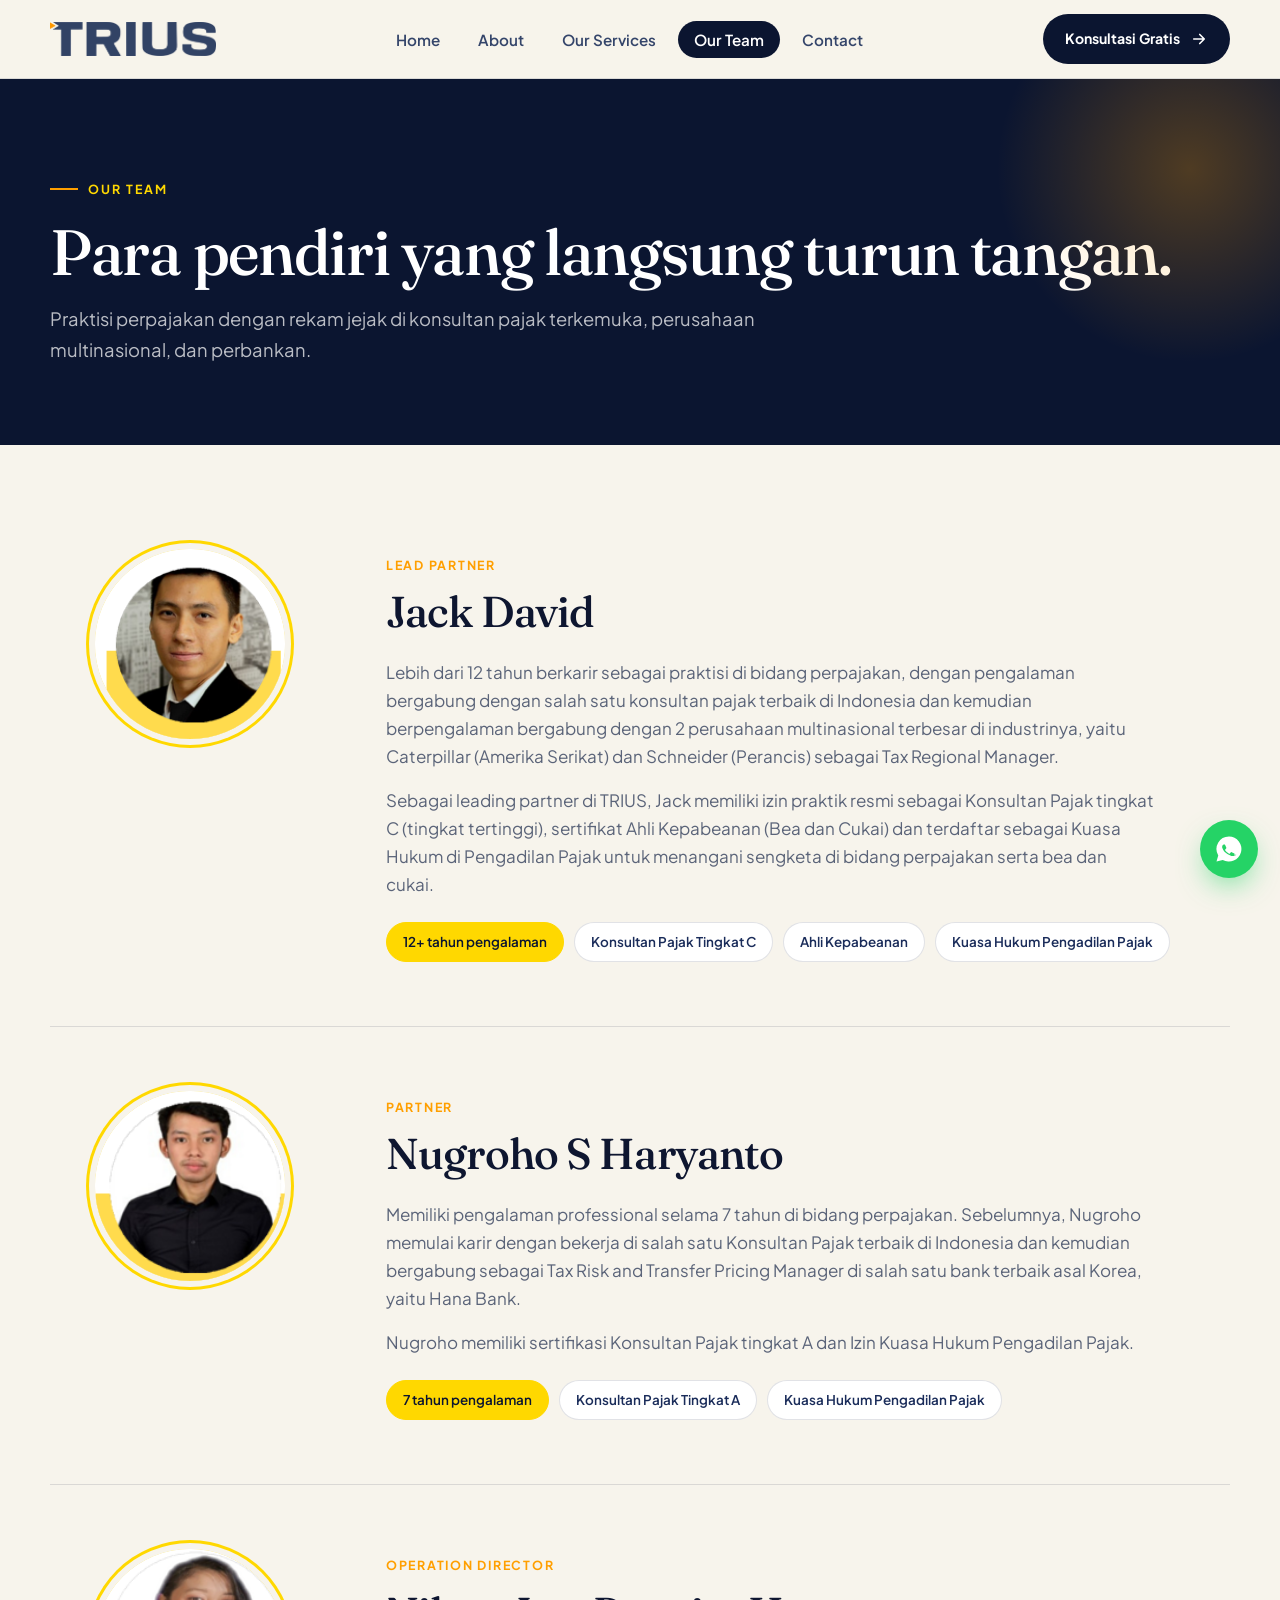
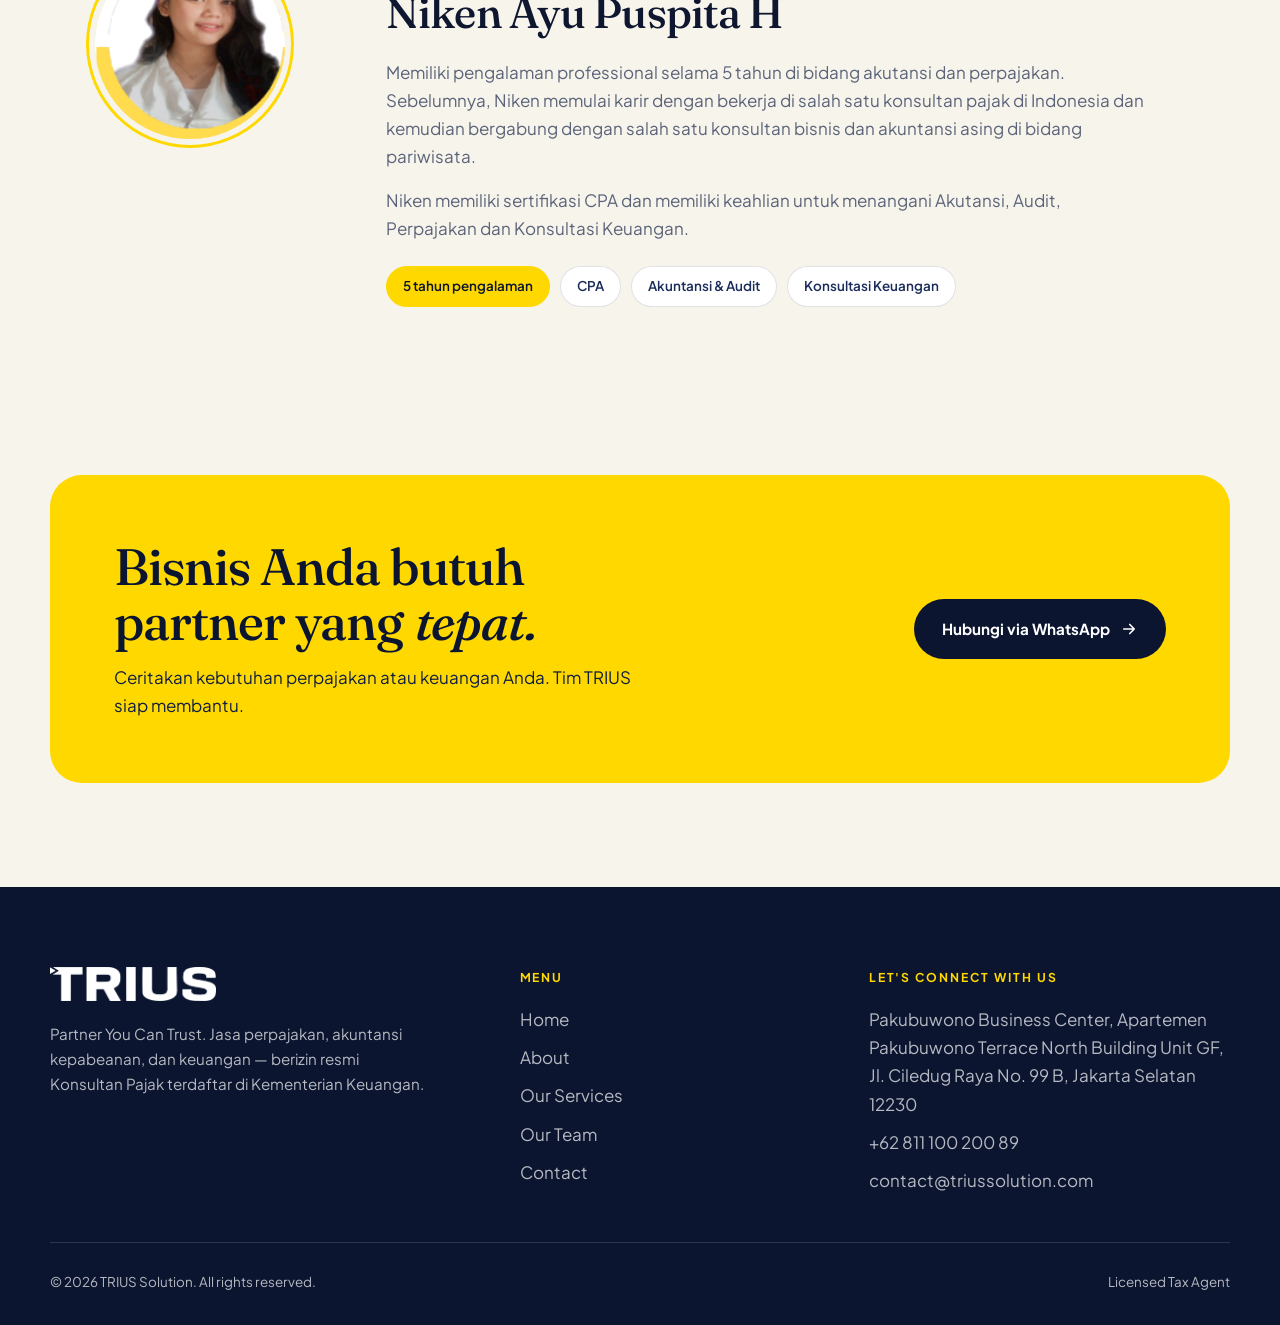
<file: team.html>
<!doctype html>
<html lang="id"><head>
<meta charset="utf-8"><meta name="viewport" content="width=device-width,initial-scale=1">
<title>Our Team | TRIUS Solution</title><meta name="description" content="Profil co-founder TRIUS Solution: Jack David, Nugroho S Haryanto, dan Niken Ayu Puspita H.">
<link rel="icon" href="assets/Logo-Trius.png">
<link rel="preconnect" href="https://fonts.googleapis.com"><link rel="preconnect" href="https://fonts.gstatic.com" crossorigin>
<link href="https://fonts.googleapis.com/css2?family=Fraunces:ital,opsz,wght@0,9..144,400;0,9..144,500;0,9..144,600;1,9..144,400;1,9..144,500&family=Plus+Jakarta+Sans:wght@400;500;600;700;800&display=swap" rel="stylesheet">
<link rel="stylesheet" href="style.css">
</head><body>
<a class="skip" href="#content">Skip to main content</a>
<header class="site-header"><div class="wrap nav">
  <a class="brand" href="index.html" aria-label="TRIUS Solution — Home"><img src="assets/Logo-Trius.png" alt="TRIUS — Partner You Can Trust" width="166" height="34"></a>
  <ul class="nav-links" id="menu"><li><a href="index.html">Home</a></li><li><a href="about.html">About</a></li><li><a href="services.html">Our Services</a></li><li><a href="team.html" aria-current="page">Our Team</a></li><li><a href="contact.html">Contact</a></li></ul>
  <div class="nav-cta"><a class="btn btn-dark" href="https://wa.me/6281110020089" target="_blank" rel="noopener">Konsultasi Gratis <svg viewBox="0 0 24 24" fill="none" stroke="currentColor" stroke-width="2.2" stroke-linecap="round" stroke-linejoin="round"><path d="M5 12h14M13 6l6 6-6 6"/></svg></a>
  <button class="burger" aria-label="Buka menu" aria-expanded="false" aria-controls="menu"><span></span><span></span></button></div>
</div></header>
<main id="content">
<section class="page-head on-dark" style="padding-bottom:80px"><div class="wrap"><span class="eyebrow">Our Team</span><h1>Para pendiri yang langsung turun tangan.</h1><p>Praktisi perpajakan dengan rekam jejak di konsultan pajak terkemuka, perusahaan multinasional, dan perbankan.</p></div></section><section><div class="wrap"><article class="bio rv" id="jack-david"><div class="photo"><img src="assets/Screenshot-2024-07-24-193515.png" alt="Jack David" width="190" height="190"></div>
<div><span class="role">Lead Partner</span><h2>Jack David</h2><p>Lebih dari 12 tahun berkarir sebagai praktisi di bidang perpajakan, dengan pengalaman bergabung dengan salah satu konsultan pajak terbaik di Indonesia dan kemudian berpengalaman bergabung dengan 2 perusahaan multinasional terbesar di industrinya, yaitu Caterpillar (Amerika Serikat) dan Schneider (Perancis) sebagai Tax Regional Manager.</p><p>Sebagai leading partner di TRIUS, Jack memiliki izin praktik resmi sebagai Konsultan Pajak tingkat C (tingkat tertinggi), sertifikat Ahli Kepabeanan (Bea dan Cukai) dan terdaftar sebagai Kuasa Hukum di Pengadilan Pajak untuk menangani sengketa di bidang perpajakan serta bea dan cukai.</p><div class="chips"><span class="chip y">12+ tahun pengalaman</span><span class="chip">Konsultan Pajak Tingkat C</span><span class="chip">Ahli Kepabeanan</span><span class="chip">Kuasa Hukum Pengadilan Pajak</span></div></div></article><article class="bio rv" id="nugroho-s"><div class="photo"><img src="assets/Screenshot-2024-07-24-193521.png" alt="Nugroho S Haryanto" width="190" height="190"></div>
<div><span class="role">Partner</span><h2>Nugroho S Haryanto</h2><p>Memiliki pengalaman professional selama 7 tahun di bidang perpajakan. Sebelumnya, Nugroho memulai karir dengan bekerja di salah satu Konsultan Pajak terbaik di Indonesia dan kemudian bergabung sebagai Tax Risk and Transfer Pricing Manager di salah satu bank terbaik asal Korea, yaitu Hana Bank.</p><p>Nugroho memiliki sertifikasi Konsultan Pajak tingkat A dan Izin Kuasa Hukum Pengadilan Pajak.</p><div class="chips"><span class="chip y">7 tahun pengalaman</span><span class="chip">Konsultan Pajak Tingkat A</span><span class="chip">Kuasa Hukum Pengadilan Pajak</span></div></div></article><article class="bio rv" id="niken"><div class="photo"><img src="assets/Screenshot-2024-07-24-193525.png" alt="Niken Ayu Puspita H" width="190" height="190"></div>
<div><span class="role">Operation Director</span><h2>Niken Ayu Puspita H</h2><p>Memiliki pengalaman professional selama 5 tahun di bidang akutansi dan perpajakan. Sebelumnya, Niken memulai karir dengan bekerja di salah satu konsultan pajak di Indonesia dan kemudian bergabung dengan salah satu konsultan bisnis dan akuntansi asing di bidang pariwisata.</p><p>Niken memiliki sertifikasi CPA dan memiliki keahlian untuk menangani Akutansi, Audit, Perpajakan dan Konsultasi Keuangan.</p><div class="chips"><span class="chip y">5 tahun pengalaman</span><span class="chip">CPA</span><span class="chip">Akuntansi & Audit</span><span class="chip">Konsultasi Keuangan</span></div></div></article></div></section><div class="cta-pad"><div class="wrap"><div class="cta-band rv">
  <div><h2>Bisnis Anda butuh partner yang <em class="hl">tepat.</em></h2><p>Ceritakan kebutuhan perpajakan atau keuangan Anda. Tim TRIUS siap membantu.</p></div>
  <a class="btn btn-dark" href="https://wa.me/6281110020089" target="_blank" rel="noopener">Hubungi via WhatsApp <svg viewBox="0 0 24 24" fill="none" stroke="currentColor" stroke-width="2.2" stroke-linecap="round" stroke-linejoin="round"><path d="M5 12h14M13 6l6 6-6 6"/></svg></a>
</div></div></div>
</main>
<footer class="site-footer"><div class="wrap">
  <div class="foot">
    <div><img src="assets/Logo-Trius.png" alt="TRIUS" width="166" height="34"><p>Partner You Can Trust. Jasa perpajakan, akuntansi kepabeanan, dan keuangan — berizin resmi Konsultan Pajak terdaftar di Kementerian Keuangan.</p></div>
    <div><h4>Menu</h4><ul><li><a href="index.html">Home</a></li><li><a href="about.html">About</a></li><li><a href="services.html">Our Services</a></li><li><a href="team.html">Our Team</a></li><li><a href="contact.html">Contact</a></li></ul></div>
    <div><h4>Let's Connect With Us</h4><ul>
      <li>Pakubuwono Business Center, Apartemen Pakubuwono Terrace North Building Unit GF, Jl. Ciledug Raya No. 99 B, Jakarta Selatan 12230</li>
      <li><a href="https://wa.me/6281110020089">+62 811 100 200 89</a></li>
      <li><a href="mailto:contact@triussolution.com">contact@triussolution.com</a></li></ul></div>
  </div>
  <div class="copy"><span>© 2026 TRIUS Solution. All rights reserved.</span><span>Licensed Tax Agent</span></div>
</div></footer>
<a class="wa" href="https://wa.me/6281110020089" target="_blank" rel="noopener" aria-label="Chat WhatsApp"><svg viewBox="0 0 24 24"><path d="M12 2a10 10 0 0 0-8.6 15.1L2 22l5-1.3A10 10 0 1 0 12 2zm5.8 14.2c-.2.7-1.4 1.3-2 1.4-.5.1-1.2.1-1.9-.1a14 14 0 0 1-5.3-3.2 8.8 8.8 0 0 1-2-3.4c-.2-.7 0-1.4.3-1.9.3-.4.6-.6.9-.6h.6c.2 0 .4 0 .6.5l.8 1.9c.1.2.1.4 0 .6l-.4.6-.4.4c-.1.2-.3.3-.1.6a7 7 0 0 0 3.2 2.7c.3.1.5.1.6-.1l.8-1c.2-.2.4-.2.6-.1l1.8.9c.3.1.4.2.5.3.1.2.1.8-.1 1.4z"/></svg></a>
<script src="main.js"></script>
</body></html>
</file>
<file: style.css>
/* TRIUS Solution — redesign */
:root{
  --navy-900:#0B1530;
  --navy-800:#111F42;
  --navy-700:#1A2C5A;
  --navy-600:#34456A;
  --blue:#1D438F;
  --yellow:#FFD800;
  --orange:#FF9F00;
  --cream:#F7F4EC;
  --paper:#FFFFFF;
  --ink:#0E1630;
  --muted:#5B6479;
  --line:rgba(14,22,48,.12);
  --line-d:rgba(255,255,255,.14);
  --radius:20px;
  --shadow:0 24px 60px -24px rgba(11,21,48,.35);
  --serif:'Fraunces',Georgia,serif;
  --sans:'Plus Jakarta Sans',system-ui,-apple-system,sans-serif;
  --wrap:1180px;
}
*{box-sizing:border-box;margin:0;padding:0}
html{scroll-behavior:smooth}
body{font-family:var(--sans);color:var(--ink);background:var(--cream);line-height:1.65;font-size:17px;-webkit-font-smoothing:antialiased}
img{max-width:100%;display:block}
a{color:inherit;text-decoration:none}
.wrap{width:min(var(--wrap),100% - 48px);margin-inline:auto}
.skip{position:absolute;left:-999px}
.skip:focus{left:16px;top:16px;background:var(--yellow);padding:8px 14px;border-radius:8px;z-index:100}

/* type */
h1,h2,h3{font-family:var(--serif);font-weight:500;line-height:1.08;letter-spacing:-.02em}
h1{font-size:clamp(2.6rem,6vw,5rem)}
h2{font-size:clamp(2rem,4vw,3.2rem)}
h3{font-size:1.45rem;line-height:1.2}
.eyebrow{display:inline-flex;align-items:center;gap:10px;font-size:.78rem;font-weight:700;letter-spacing:.16em;text-transform:uppercase;color:var(--navy-600)}
.eyebrow::before{content:"";width:28px;height:2px;background:var(--orange)}
.on-dark .eyebrow{color:var(--yellow)}
.lead{font-size:1.2rem;color:var(--muted);max-width:60ch}
em.hl{font-style:italic;background:linear-gradient(transparent 62%,var(--yellow) 62% 92%,transparent 92%);padding:0 .05em}

/* buttons */
.btn{display:inline-flex;align-items:center;gap:10px;padding:15px 26px;border-radius:999px;font-weight:700;font-size:.95rem;border:2px solid transparent;transition:transform .2s,background .2s,box-shadow .2s;cursor:pointer}
.btn:hover{transform:translateY(-2px)}
.btn-primary{background:var(--yellow);color:var(--navy-900);box-shadow:0 10px 30px -10px rgba(255,216,0,.6)}
.btn-primary:hover{background:#ffe433}
.btn-ghost{border-color:var(--line-d);color:#fff}
.btn-ghost:hover{background:rgba(255,255,255,.08)}
.btn-dark{background:var(--navy-900);color:#fff}
.btn-dark:hover{background:var(--navy-700)}
.btn svg{width:18px;height:18px}

/* header */
.site-header{position:sticky;top:0;z-index:50;background:rgba(247,244,236,.86);backdrop-filter:saturate(1.4) blur(14px);border-bottom:1px solid var(--line)}
.nav{display:flex;align-items:center;justify-content:space-between;height:78px}
.brand img{height:34px;width:auto}
.nav-links{display:flex;gap:6px;list-style:none;align-items:center}
.nav-links a{padding:9px 16px;border-radius:999px;font-weight:600;font-size:.95rem;color:var(--navy-600);transition:.2s}
.nav-links a:hover{background:rgba(11,21,48,.06);color:var(--ink)}
.nav-links a[aria-current="page"]{background:var(--navy-900);color:#fff}
.nav-cta{display:flex;gap:12px;align-items:center}
.nav-cta .btn{padding:11px 20px;font-size:.88rem}
.burger{display:none;background:none;border:0;width:44px;height:44px;cursor:pointer;border-radius:12px}
.burger span{display:block;width:22px;height:2px;background:var(--ink);margin:5px auto;transition:.25s}
@media(max-width:960px){
  .burger{display:block}
  .nav-cta .btn{display:none}
  .nav-links{position:absolute;top:78px;left:0;right:0;background:var(--cream);flex-direction:column;align-items:stretch;padding:12px 24px 24px;border-bottom:1px solid var(--line);display:none;gap:2px}
  .nav-links.open{display:flex}
  .nav-links a{display:block;padding:14px 16px;font-size:1.05rem}
}

/* hero */
.hero{position:relative;background:var(--navy-900);color:#fff;overflow:hidden;isolation:isolate}
.hero::before{content:"";position:absolute;inset:0;background:url(assets/Turquoise-Blue.png) center/cover;opacity:.6;mix-blend-mode:luminosity;z-index:-2}
.hero::after{content:"";position:absolute;inset:0;background:linear-gradient(100deg,var(--navy-900) 22%,rgba(11,21,48,.7) 52%,rgba(11,21,48,.25));z-index:-1}
.hero-grid{display:grid;grid-template-columns:1.25fr .75fr;gap:56px;align-items:end;padding:110px 0 80px}
.hero h1{margin:22px 0 28px}
.hero h1 em{font-style:italic;color:var(--yellow)}
.hero p.lead{color:rgba(255,255,255,.76);margin-bottom:38px}
.hero-actions{display:flex;gap:14px;flex-wrap:wrap}
.badge-card{background:rgba(11,21,48,.78);border:1px solid var(--line-d);backdrop-filter:blur(12px);border-radius:var(--radius);padding:28px}
.badge-card .tag{display:inline-block;background:var(--yellow);color:var(--navy-900);font-weight:800;font-size:.72rem;letter-spacing:.14em;padding:6px 12px;border-radius:999px;margin-bottom:18px}
.badge-card ul{list-style:none;display:grid;gap:14px}
.badge-card li{display:flex;gap:12px;font-size:.95rem;color:rgba(255,255,255,.88);line-height:1.45}
.badge-card li::before{content:"";flex:none;width:8px;height:8px;margin-top:8px;background:var(--orange);transform:rotate(45deg)}
@media(max-width:900px){.hero-grid{grid-template-columns:1fr;padding:70px 0 56px;gap:40px}}

/* page header */
.page-head{background:var(--navy-900);color:#fff;padding:90px 0 80px;position:relative;overflow:hidden}
.page-head::after{content:"";position:absolute;right:-120px;top:-120px;width:420px;height:420px;border-radius:50%;background:radial-gradient(circle,rgba(255,159,0,.28),transparent 65%)}
.page-head h1{font-size:clamp(2.4rem,5vw,4rem);margin:18px 0 18px}
.page-head p{color:rgba(255,255,255,.72);max-width:58ch;font-size:1.15rem}

/* sections */
section{padding:104px 0}
.sec-head{display:flex;justify-content:space-between;align-items:end;gap:32px;margin-bottom:56px;flex-wrap:wrap}
.sec-head h2{margin-top:16px;max-width:18ch}
.sec-head p{max-width:42ch;color:var(--muted)}
@media(max-width:700px){section{padding:72px 0}}

/* trust strip */
.strip{background:var(--yellow);padding:20px 0;overflow:hidden}
.strip ul{display:flex;gap:44px;list-style:none;justify-content:space-between;flex-wrap:wrap}
.strip li{font-weight:700;font-size:.88rem;color:var(--navy-900);display:flex;align-items:center;gap:10px}
@media(max-width:700px){.strip{padding:16px 0}.strip ul{gap:8px 22px;justify-content:flex-start}.strip li{font-size:.8rem}}
.strip li::before{content:"";width:8px;height:8px;background:var(--navy-900);transform:rotate(45deg)}

/* services cards */
.cards{display:grid;grid-template-columns:repeat(4,1fr);gap:20px}
.card{background:var(--paper);border:1px solid var(--line);border-radius:var(--radius);padding:32px 28px;display:flex;flex-direction:column;gap:16px;transition:transform .3s,box-shadow .3s,background .3s;position:relative;min-height:320px}
.card:hover{transform:translateY(-6px);box-shadow:var(--shadow)}
.card .num{font-family:var(--serif);font-size:.95rem;color:var(--orange);font-weight:600}
.card .ico{width:56px;height:56px;border-radius:16px;background:var(--navy-900);display:grid;place-items:center;color:var(--yellow)}
.card .ico svg{width:28px;height:28px}
.card h3{margin-top:6px}
.card p{color:var(--muted);font-size:.95rem;margin-top:auto}
.card .sub{font-size:.88rem;color:var(--navy-600);font-weight:600}
@media(max-width:1020px){.cards{grid-template-columns:repeat(2,1fr)}}
@media(max-width:600px){.cards{grid-template-columns:1fr}.card{min-height:0}}

/* split / why */
.split{display:grid;grid-template-columns:1fr 1fr;gap:72px;align-items:center}
.split.rev>:first-child{order:2}
.panel{background:var(--navy-900);color:#fff;border-radius:28px;padding:48px;position:relative;overflow:hidden}
.panel::before{content:"";position:absolute;left:0;top:0;width:8px;height:100%;background:linear-gradient(var(--yellow),var(--orange))}
.panel blockquote{font-family:var(--serif);font-size:clamp(1.5rem,2.6vw,2.1rem);line-height:1.28;font-style:italic;letter-spacing:-.01em}
.panel cite{display:block;margin-top:24px;font-style:normal;font-size:.8rem;letter-spacing:.14em;text-transform:uppercase;color:var(--yellow);font-weight:700}
.checks{list-style:none;display:grid;gap:22px;margin-top:32px}
.checks li{display:flex;gap:16px}
.checks .tick{flex:none;width:36px;height:36px;border-radius:50%;background:var(--yellow);display:grid;place-items:center;color:var(--navy-900)}
.checks .tick svg{width:18px;height:18px}
.checks strong{display:block;font-family:var(--serif);font-size:1.2rem;font-weight:500}
.checks span{color:var(--muted);font-size:.98rem}
@media(max-width:900px){.split{grid-template-columns:1fr;gap:44px}.split.rev>:first-child{order:0}.panel{padding:36px 28px}}

/* audience */
.aud{display:grid;grid-template-columns:repeat(3,1fr);gap:0;border-top:1px solid var(--line)}
.aud>div{padding:40px 32px 40px 0;border-right:1px solid var(--line)}
.aud>div:not(:first-child){padding-left:32px}
.aud>div:last-child{border-right:0}
.aud .k{font-family:var(--serif);font-size:3rem;color:var(--orange);line-height:1;margin-bottom:18px;display:block}
.aud p{color:var(--muted);margin-top:10px}
@media(max-width:800px){.aud{grid-template-columns:1fr}.aud>div{border-right:0;border-bottom:1px solid var(--line);padding:32px 0!important}}

/* team */
.team{display:grid;grid-template-columns:repeat(3,1fr);gap:24px}
.member{background:var(--paper);border:1px solid var(--line);border-radius:var(--radius);padding:32px;text-align:center;transition:.3s}
.member:hover{transform:translateY(-6px);box-shadow:var(--shadow)}
.member img{width:132px;height:132px;border-radius:50%;object-fit:cover;margin:0 auto 22px;background:var(--cream);box-shadow:0 0 0 4px var(--cream),0 0 0 6px var(--yellow)}
.member .role{display:block;margin-top:8px;font-size:.76rem;font-weight:700;letter-spacing:.14em;text-transform:uppercase;color:var(--orange)}
.member .cta{display:inline-block;margin-top:18px;font-weight:700;font-size:.9rem;color:var(--navy-600);border-bottom:2px solid var(--yellow)}
@media(max-width:900px){.team{grid-template-columns:1fr}}

/* team detail */
.bio{display:grid;grid-template-columns:280px 1fr;gap:56px;padding:64px 0;border-top:1px solid var(--line);scroll-margin-top:100px}
.bio:first-of-type{border-top:0;padding-top:0}
.bio .photo{position:sticky;top:110px;align-self:start;text-align:center}
.bio .photo img{width:190px;height:190px;border-radius:50%;object-fit:cover;margin:0 auto 20px;box-shadow:0 0 0 6px var(--cream),0 0 0 9px var(--yellow)}
.bio h2{font-size:clamp(1.9rem,3.4vw,2.7rem);margin:12px 0 22px}
.bio p{color:var(--muted);margin-bottom:16px;max-width:64ch}
.bio .role{font-size:.78rem;font-weight:700;letter-spacing:.14em;text-transform:uppercase;color:var(--orange)}
.chips{display:flex;flex-wrap:wrap;gap:10px;margin-top:24px}
.chip{background:var(--paper);border:1px solid var(--line);padding:8px 16px;border-radius:999px;font-size:.84rem;font-weight:600;color:var(--navy-700)}
.chip.y{background:var(--yellow);border-color:var(--yellow);color:var(--navy-900)}
@media(max-width:800px){.bio{grid-template-columns:1fr;gap:28px;padding:48px 0}.bio .photo{position:static;text-align:left;display:flex;gap:18px;align-items:center}.bio .photo img{width:96px;height:96px;margin:0}}

/* services detail */
.svc{display:grid;grid-template-columns:90px 1fr 1.1fr;gap:40px;padding:48px 0;border-top:1px solid var(--line);align-items:start}
.svc:last-child{border-bottom:1px solid var(--line)}
.svc .n{font-family:var(--serif);font-size:3.4rem;color:var(--orange);line-height:1}
.svc h3{font-size:1.9rem}
.svc .en{display:block;margin-top:8px;font-size:.82rem;font-weight:700;letter-spacing:.12em;text-transform:uppercase;color:var(--navy-600)}
.svc ul{list-style:none;display:grid;gap:12px}
.svc li{display:flex;gap:14px;color:var(--muted)}
.svc li::before{content:"";flex:none;width:8px;height:8px;margin-top:10px;background:var(--yellow);border:2px solid var(--navy-900);transform:rotate(45deg);box-sizing:content-box;width:4px;height:4px}
@media(max-width:900px){.svc{grid-template-columns:1fr;gap:16px;padding:36px 0}.svc .n{font-size:2.4rem}}

/* values */
.dark{background:var(--navy-900);color:#fff}
.vm{display:grid;grid-template-columns:1fr 1fr;gap:24px}
.vm>div{border:1px solid var(--line-d);border-radius:var(--radius);padding:44px;background:rgba(255,255,255,.04)}
.vm .lbl{font-size:.78rem;letter-spacing:.2em;font-weight:800;color:var(--yellow)}
.vm p{font-family:var(--serif);font-size:1.45rem;line-height:1.4;margin-top:18px;color:#fff;font-weight:400}
@media(max-width:800px){.vm{grid-template-columns:1fr}.vm>div{padding:32px 26px}.vm p{font-size:1.2rem}}

/* CTA band */
.cta-band{background:var(--yellow);border-radius:32px;padding:64px;display:flex;justify-content:space-between;align-items:center;gap:32px;flex-wrap:wrap;position:relative;overflow:hidden}
.cta-band h2{max-width:16ch;color:var(--navy-900)}
.cta-band p{color:var(--navy-800);margin-top:14px;max-width:46ch}
.cta-pad{padding:0 0 104px}
@media(max-width:700px){.cta-band{padding:40px 28px}}

/* contact */
.contact-grid{display:grid;grid-template-columns:.9fr 1.1fr;gap:48px}
.info-list{display:grid;gap:18px}
.info{display:flex;gap:18px;padding:26px;background:var(--paper);border:1px solid var(--line);border-radius:var(--radius);transition:.25s}
a.info:hover{transform:translateX(6px);box-shadow:var(--shadow)}
.info .ico{flex:none;width:48px;height:48px;border-radius:14px;background:var(--navy-900);color:var(--yellow);display:grid;place-items:center}
.info .ico svg{width:22px;height:22px}
.info small{display:block;font-size:.74rem;letter-spacing:.14em;text-transform:uppercase;font-weight:700;color:var(--orange);margin-bottom:4px}
.info b{font-weight:600;font-size:1.05rem;line-height:1.45}
.map{border-radius:var(--radius);overflow:hidden;border:1px solid var(--line);min-height:460px;box-shadow:var(--shadow)}
.map iframe{width:100%;height:100%;min-height:460px;border:0;filter:grayscale(.25) contrast(1.05)}
@media(max-width:900px){.contact-grid{grid-template-columns:1fr}}

/* footer */
.site-footer{background:var(--navy-900);color:rgba(255,255,255,.7);padding:80px 0 32px}
.foot{display:grid;grid-template-columns:1.4fr 1fr 1.2fr;gap:48px;padding-bottom:48px;border-bottom:1px solid var(--line-d)}
.foot img{height:34px;filter:brightness(0) invert(1);margin-bottom:20px}
.foot h4{font-family:var(--sans);font-size:.76rem;letter-spacing:.16em;text-transform:uppercase;color:var(--yellow);margin-bottom:18px}
.foot ul{list-style:none;display:grid;gap:10px}
.foot a:hover{color:#fff}
.foot p{max-width:34ch;font-size:.95rem}
.copy{display:flex;justify-content:space-between;gap:16px;flex-wrap:wrap;padding-top:28px;font-size:.84rem}
@media(max-width:800px){.foot{grid-template-columns:1fr;gap:36px}}

/* WhatsApp floating */
.wa{position:fixed;right:22px;bottom:22px;z-index:60;width:58px;height:58px;border-radius:50%;background:#25D366;display:grid;place-items:center;box-shadow:0 12px 30px -8px rgba(37,211,102,.7);transition:transform .2s}
.wa:hover{transform:scale(1.08)}
.wa svg{width:30px;height:30px;fill:#fff}

/* reveal */
.rv{opacity:0;transform:translateY(24px);transition:opacity .8s cubic-bezier(.2,.7,.2,1),transform .8s cubic-bezier(.2,.7,.2,1)}
.rv.in{opacity:1;transform:none}
.rv.d1{transition-delay:.08s}.rv.d2{transition-delay:.16s}.rv.d3{transition-delay:.24s}
@media(prefers-reduced-motion:reduce){.rv{opacity:1;transform:none;transition:none}html{scroll-behavior:auto}}
:focus-visible{outline:3px solid var(--orange);outline-offset:3px;border-radius:6px}
</file>
